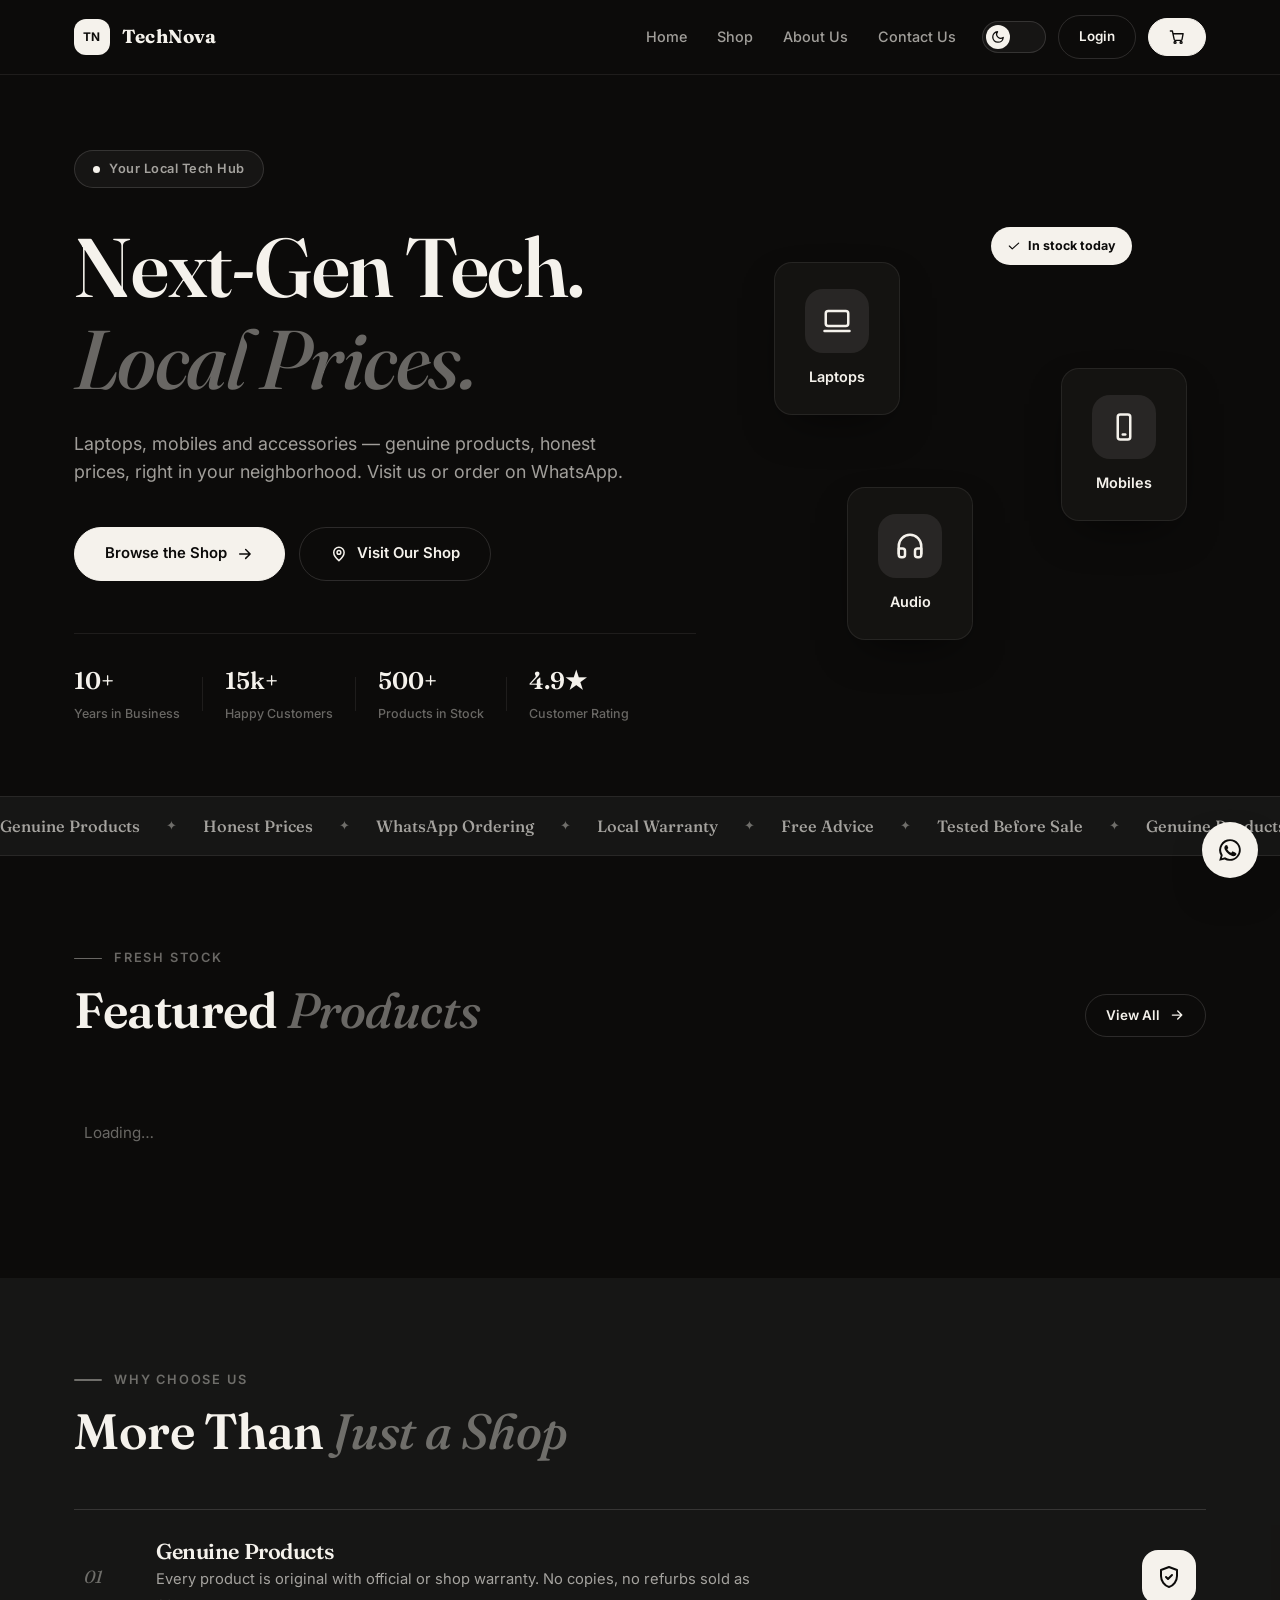
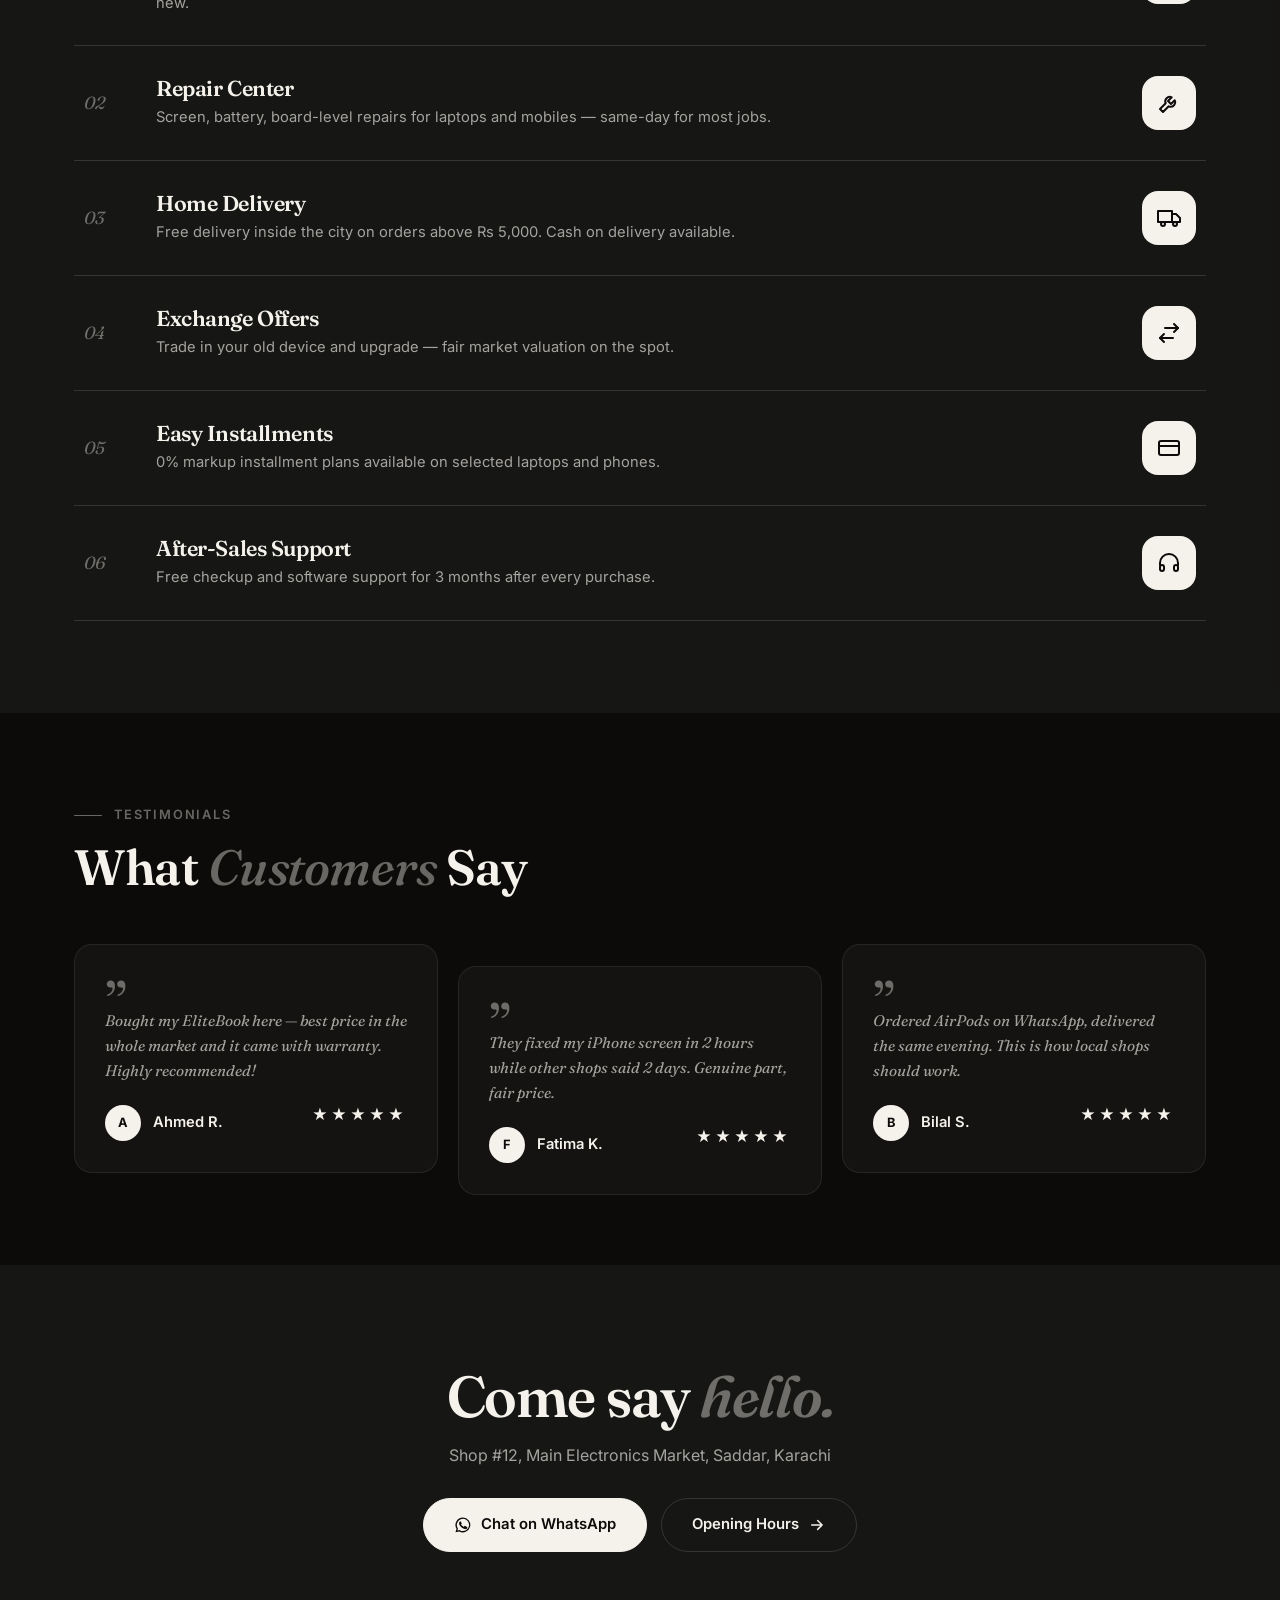
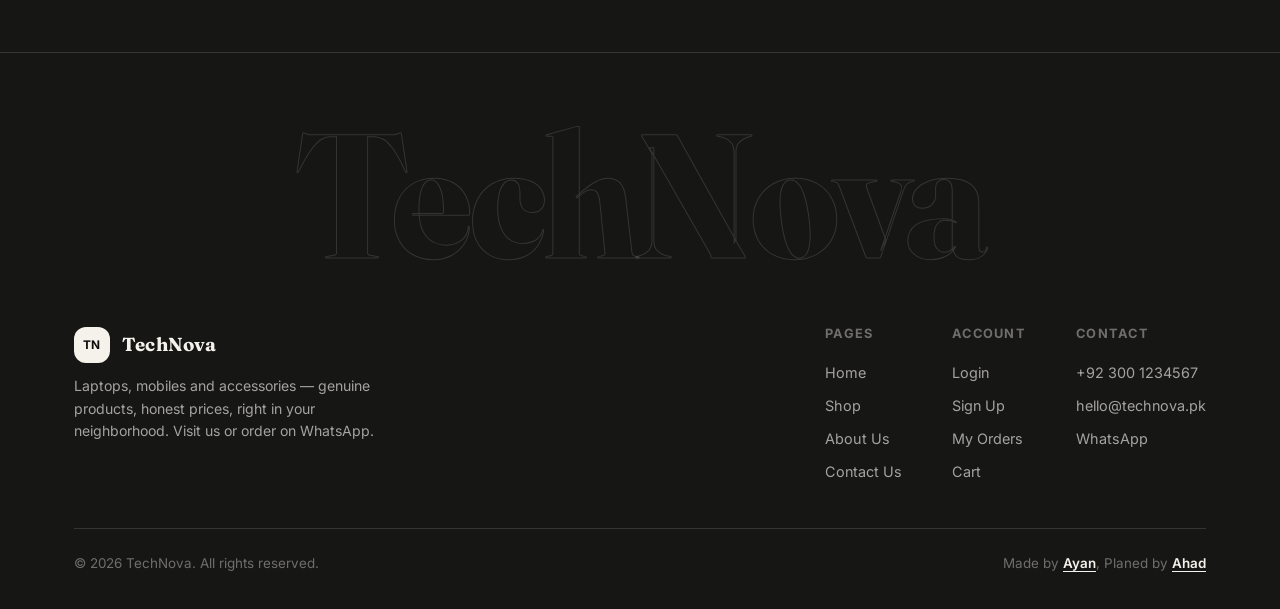
<file: index.html>
<!DOCTYPE html>
<html lang="en" data-theme="black">
<head>
  <meta charset="UTF-8" />
  <meta name="viewport" content="width=device-width, initial-scale=1.0" />
  <title>TechNova — Your Local Tech Hub</title>
  <meta name="description" content="Laptops, mobiles, audio and accessories — genuine products at honest prices. Order online or on WhatsApp." />
  <meta name="robots" content="index, follow" />
  <meta property="og:type" content="website" />
  <meta property="og:title" content="TechNova — Your Local Tech Hub" />
  <meta property="og:description" content="Laptops, mobiles, audio and accessories — genuine products at honest prices. Order online or on WhatsApp." />
  <meta name="twitter:card" content="summary" />
  <meta name="theme-color" content="#111111" />
  <link rel="icon" href="static/favicon.svg" type="image/svg+xml" />
  <link rel="preconnect" href="https://fonts.googleapis.com" />
  <link rel="preconnect" href="https://fonts.gstatic.com" crossorigin />
  <link href="https://fonts.googleapis.com/css2?family=Fraunces:opsz,wght@9..144,500;9..144,600;9..144,700&family=Inter:wght@400;500;600;700&display=swap" rel="stylesheet" />
  <link rel="stylesheet" href="static/styles.css" />
  <script>
    try { var t = localStorage.getItem('tn_theme'); if (t === 'black' || t === 'white') document.documentElement.dataset.theme = t; } catch(e) {}
  </script>
</head>
<body>
  <div class="cursor-dot" id="cursor-dot" aria-hidden="true"></div>
  <div id="app"></div>
  <script src="static/api-config.js"></script>
  <script src="static/config.js"></script>
  <script src="static/shared.js"></script>
  <script src="static/app.js"></script>
</body>
</html>
</file>
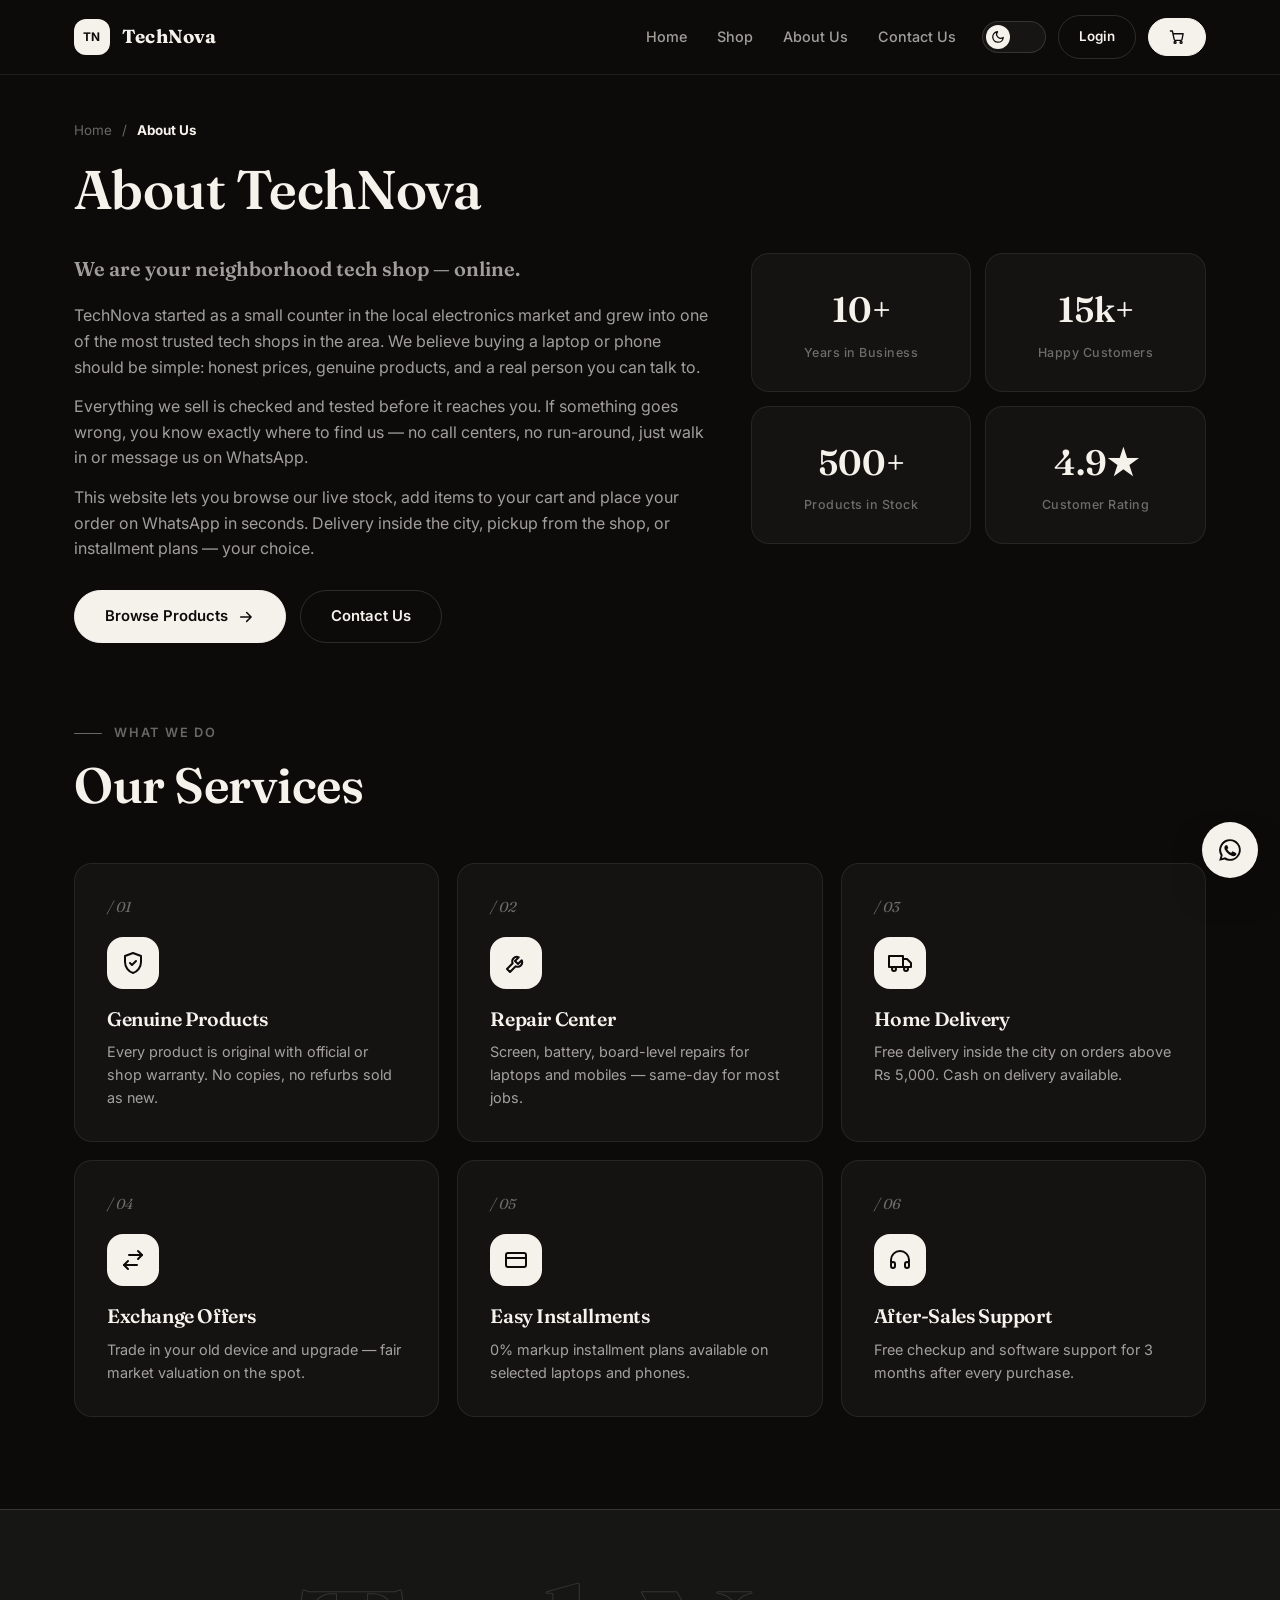
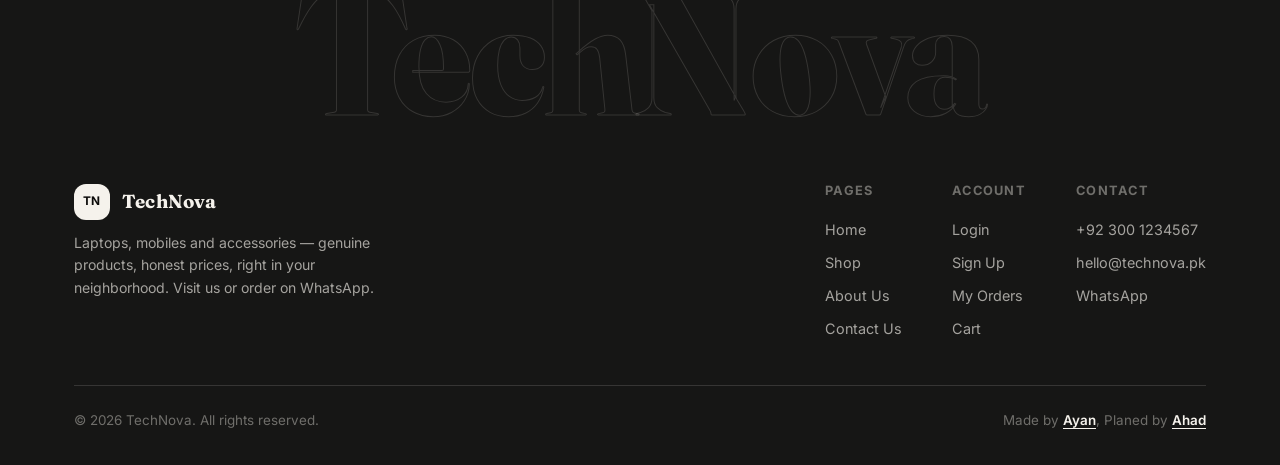
<file: about.html>
<!DOCTYPE html>
<html lang="en" data-theme="black">
<head>
  <meta charset="UTF-8" />
  <meta name="viewport" content="width=device-width, initial-scale=1.0" />
  <title>About Us — TechNova</title>
  <meta name="description" content="Who we are, what we sell and why customers trust us — genuine products, honest prices." />
  <meta name="robots" content="index, follow" />
  <meta property="og:type" content="website" />
  <meta property="og:title" content="About Us — TechNova" />
  <meta property="og:description" content="Who we are, what we sell and why customers trust us — genuine products, honest prices." />
  <meta name="twitter:card" content="summary" />
  <meta name="theme-color" content="#111111" />
  <link rel="icon" href="static/favicon.svg" type="image/svg+xml" />
  <link rel="preconnect" href="https://fonts.googleapis.com" />
  <link rel="preconnect" href="https://fonts.gstatic.com" crossorigin />
  <link href="https://fonts.googleapis.com/css2?family=Fraunces:opsz,wght@9..144,500;9..144,600;9..144,700&family=Inter:wght@400;500;600;700&display=swap" rel="stylesheet" />
  <link rel="stylesheet" href="static/styles.css" />
  <script>
    try { var t = localStorage.getItem('tn_theme'); if (t === 'black' || t === 'white') document.documentElement.dataset.theme = t; } catch(e) {}
  </script>
</head>
<body>
  <div class="cursor-dot" id="cursor-dot" aria-hidden="true"></div>
  <div id="app"></div>
  <script src="static/api-config.js"></script>
  <script src="static/config.js"></script>
  <script src="static/shared.js"></script>
  <script src="static/app.js"></script>
</body>
</html>
</file>
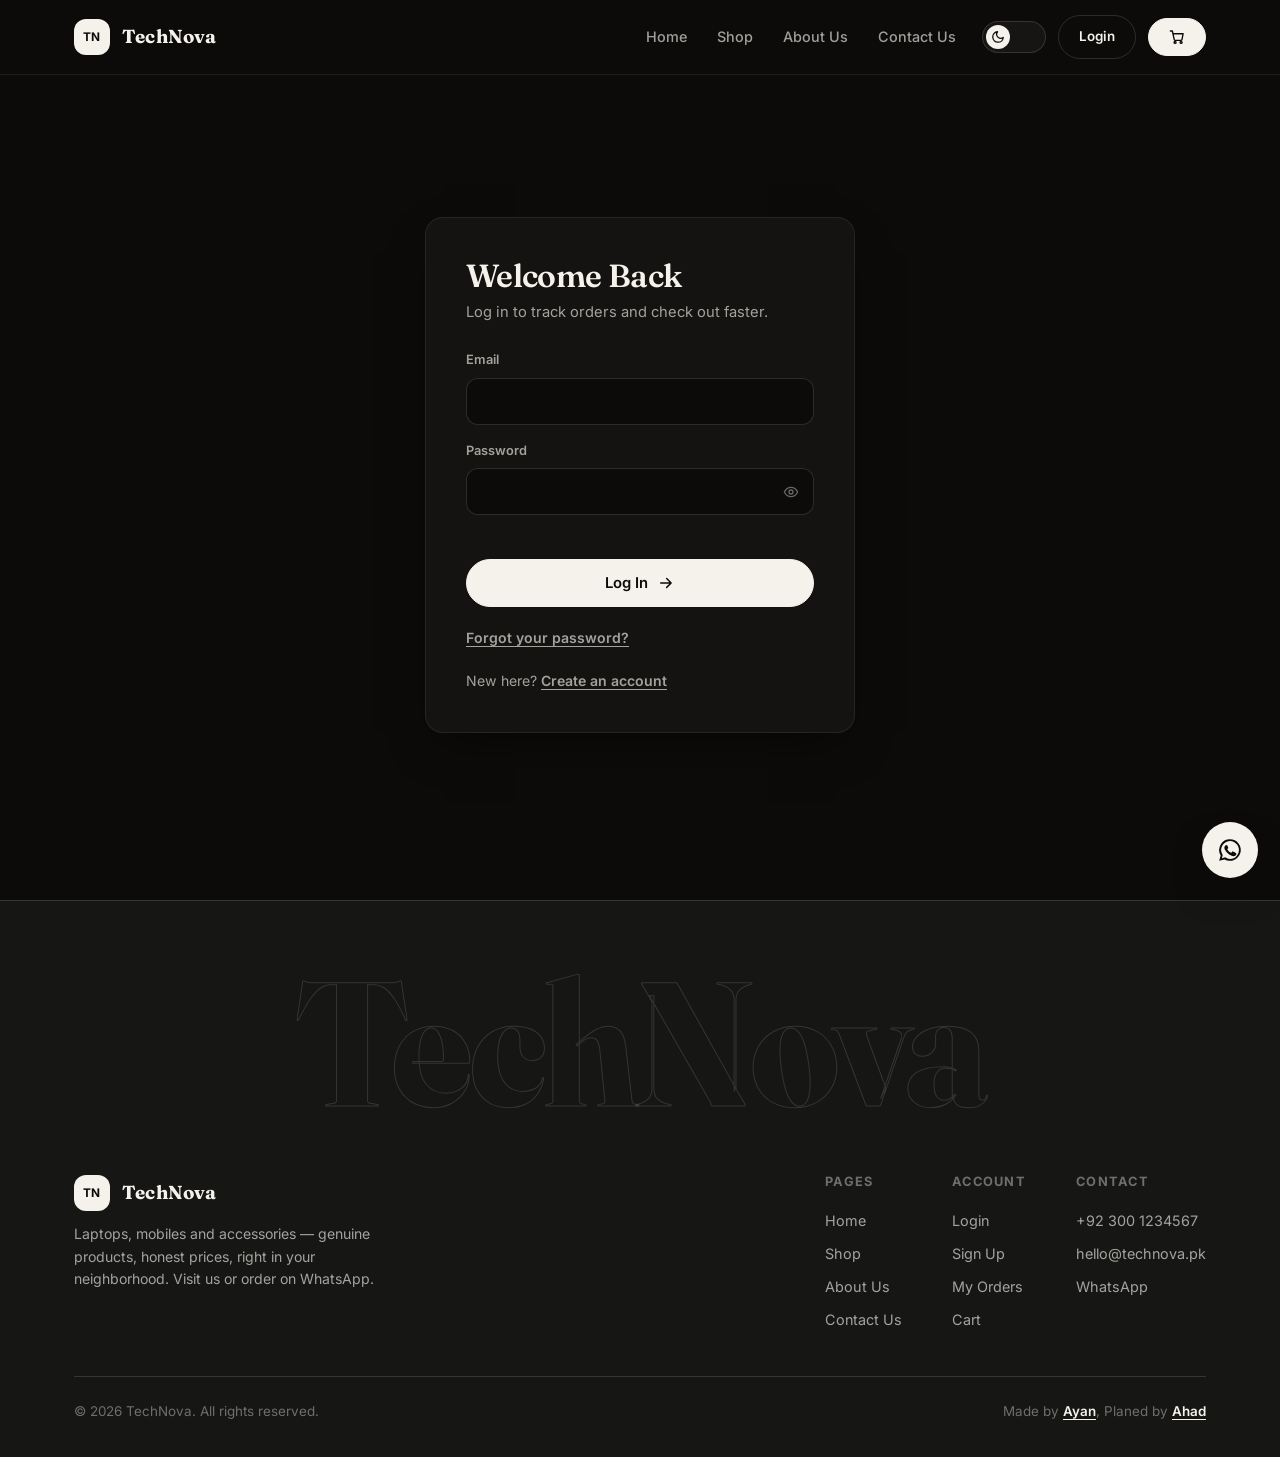
<file: account.html>
<!DOCTYPE html>
<html lang="en" data-theme="black">
<head>
  <meta charset="UTF-8" />
  <meta name="viewport" content="width=device-width, initial-scale=1.0" />
  <title>My Account — TechNova</title>
  <meta name="description" content="Profile and order history." />
  <meta name="robots" content="noindex, nofollow" />
  <meta property="og:type" content="website" />
  <meta property="og:title" content="My Account — TechNova" />
  <meta property="og:description" content="Profile and order history." />
  <meta name="twitter:card" content="summary" />
  <meta name="theme-color" content="#111111" />
  <link rel="icon" href="static/favicon.svg" type="image/svg+xml" />
  <link rel="preconnect" href="https://fonts.googleapis.com" />
  <link rel="preconnect" href="https://fonts.gstatic.com" crossorigin />
  <link href="https://fonts.googleapis.com/css2?family=Fraunces:opsz,wght@9..144,500;9..144,600;9..144,700&family=Inter:wght@400;500;600;700&display=swap" rel="stylesheet" />
  <link rel="stylesheet" href="static/styles.css" />
  <script>
    try { var t = localStorage.getItem('tn_theme'); if (t === 'black' || t === 'white') document.documentElement.dataset.theme = t; } catch(e) {}
  </script>
</head>
<body>
  <div class="cursor-dot" id="cursor-dot" aria-hidden="true"></div>
  <div id="app"></div>
  <script src="static/api-config.js"></script>
  <script src="static/config.js"></script>
  <script src="static/shared.js"></script>
  <script src="static/app.js"></script>
</body>
</html>
</file>
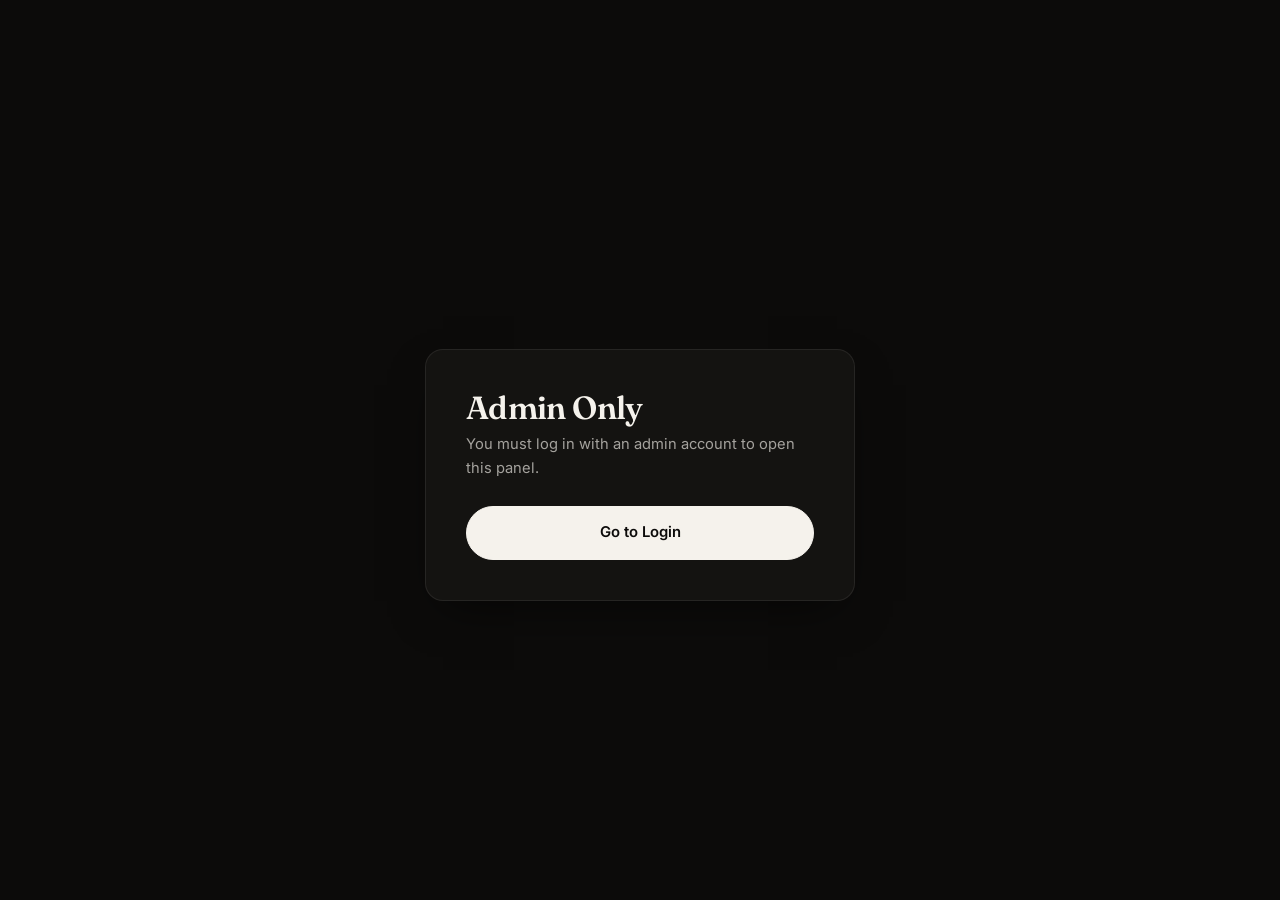
<file: admin.html>
<!DOCTYPE html>
<html lang="en" data-theme="black">
<head>
  <meta charset="UTF-8" />
  <meta name="viewport" content="width=device-width, initial-scale=1.0" />
  <title>Admin — TechNova</title>
  <meta name="description" content="Admin panel." />
  <meta name="robots" content="noindex, nofollow" />
  <meta property="og:type" content="website" />
  <meta property="og:title" content="Admin — TechNova" />
  <meta property="og:description" content="Admin panel." />
  <meta name="twitter:card" content="summary" />
  <meta name="theme-color" content="#111111" />
  <link rel="icon" href="static/favicon.svg" type="image/svg+xml" />
  <link rel="preconnect" href="https://fonts.googleapis.com" />
  <link rel="preconnect" href="https://fonts.gstatic.com" crossorigin />
  <link href="https://fonts.googleapis.com/css2?family=Fraunces:opsz,wght@9..144,500;9..144,600;9..144,700&family=Inter:wght@400;500;600;700&display=swap" rel="stylesheet" />
  <link rel="stylesheet" href="static/styles.css" />
  <script>
    try { var t = localStorage.getItem('tn_theme'); if (t === 'black' || t === 'white') document.documentElement.dataset.theme = t; } catch(e) {}
  </script>
</head>
<body>
  <div class="cursor-dot" id="cursor-dot" aria-hidden="true"></div>
  <div id="app"></div>
  <script src="static/api-config.js"></script>
  <script src="static/config.js"></script>
  <script src="static/shared.js"></script>
  <script src="static/admin.js"></script>
</body>
</html>
</file>
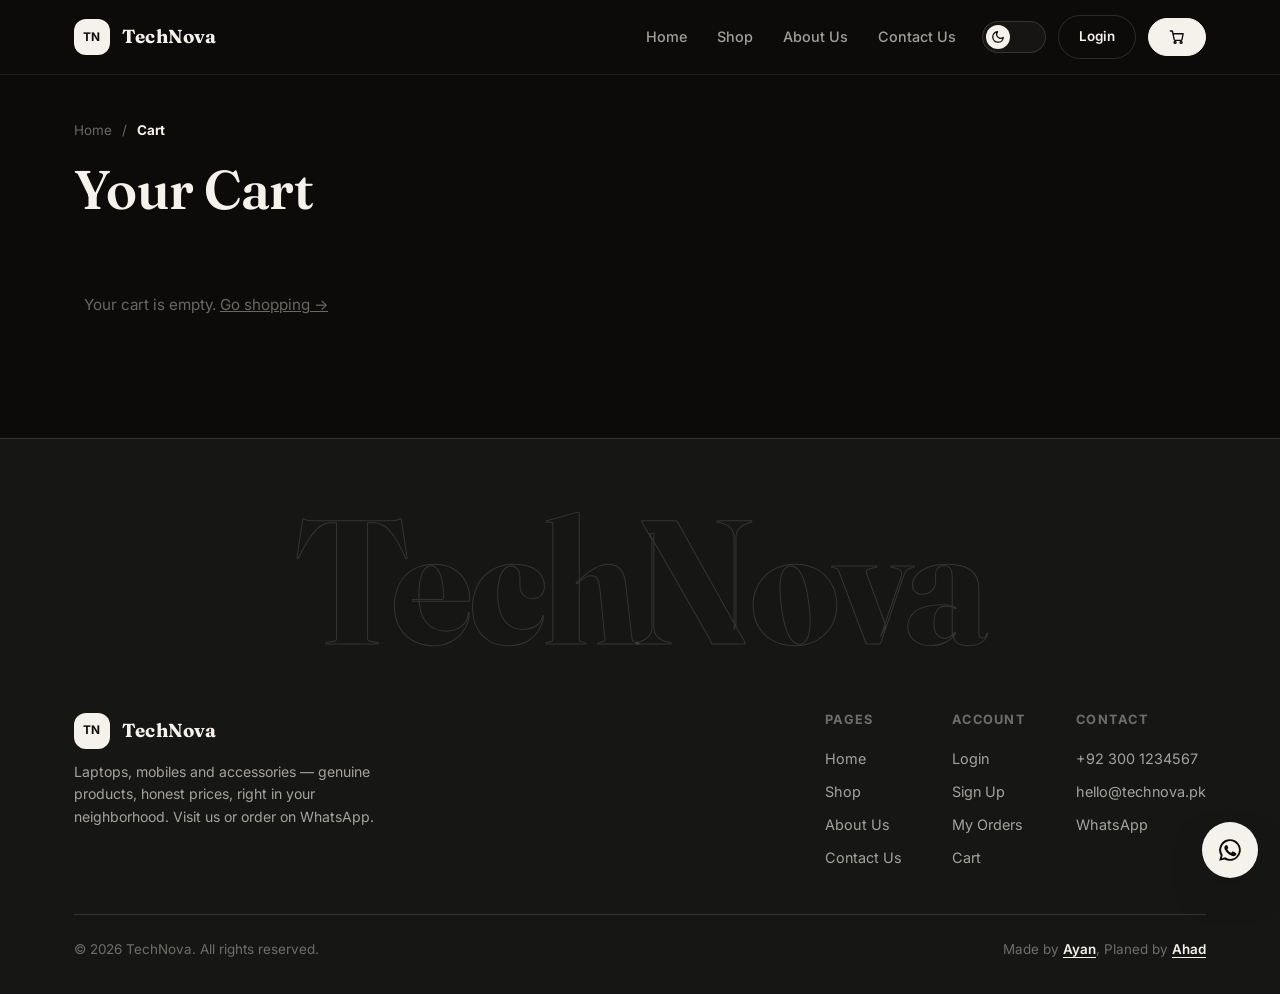
<file: cart.html>
<!DOCTYPE html>
<html lang="en" data-theme="black">
<head>
  <meta charset="UTF-8" />
  <meta name="viewport" content="width=device-width, initial-scale=1.0" />
  <title>Cart — TechNova</title>
  <meta name="description" content="Review your cart and check out on WhatsApp or pay securely by card." />
  <meta name="robots" content="noindex, nofollow" />
  <meta property="og:type" content="website" />
  <meta property="og:title" content="Cart — TechNova" />
  <meta property="og:description" content="Review your cart and check out on WhatsApp or pay securely by card." />
  <meta name="twitter:card" content="summary" />
  <meta name="theme-color" content="#111111" />
  <link rel="icon" href="static/favicon.svg" type="image/svg+xml" />
  <link rel="preconnect" href="https://fonts.googleapis.com" />
  <link rel="preconnect" href="https://fonts.gstatic.com" crossorigin />
  <link href="https://fonts.googleapis.com/css2?family=Fraunces:opsz,wght@9..144,500;9..144,600;9..144,700&family=Inter:wght@400;500;600;700&display=swap" rel="stylesheet" />
  <link rel="stylesheet" href="static/styles.css" />
  <script>
    try { var t = localStorage.getItem('tn_theme'); if (t === 'black' || t === 'white') document.documentElement.dataset.theme = t; } catch(e) {}
  </script>
</head>
<body>
  <div class="cursor-dot" id="cursor-dot" aria-hidden="true"></div>
  <div id="app"></div>
  <script src="static/api-config.js"></script>
  <script src="static/config.js"></script>
  <script src="static/shared.js"></script>
  <script src="static/app.js"></script>
</body>
</html>
</file>
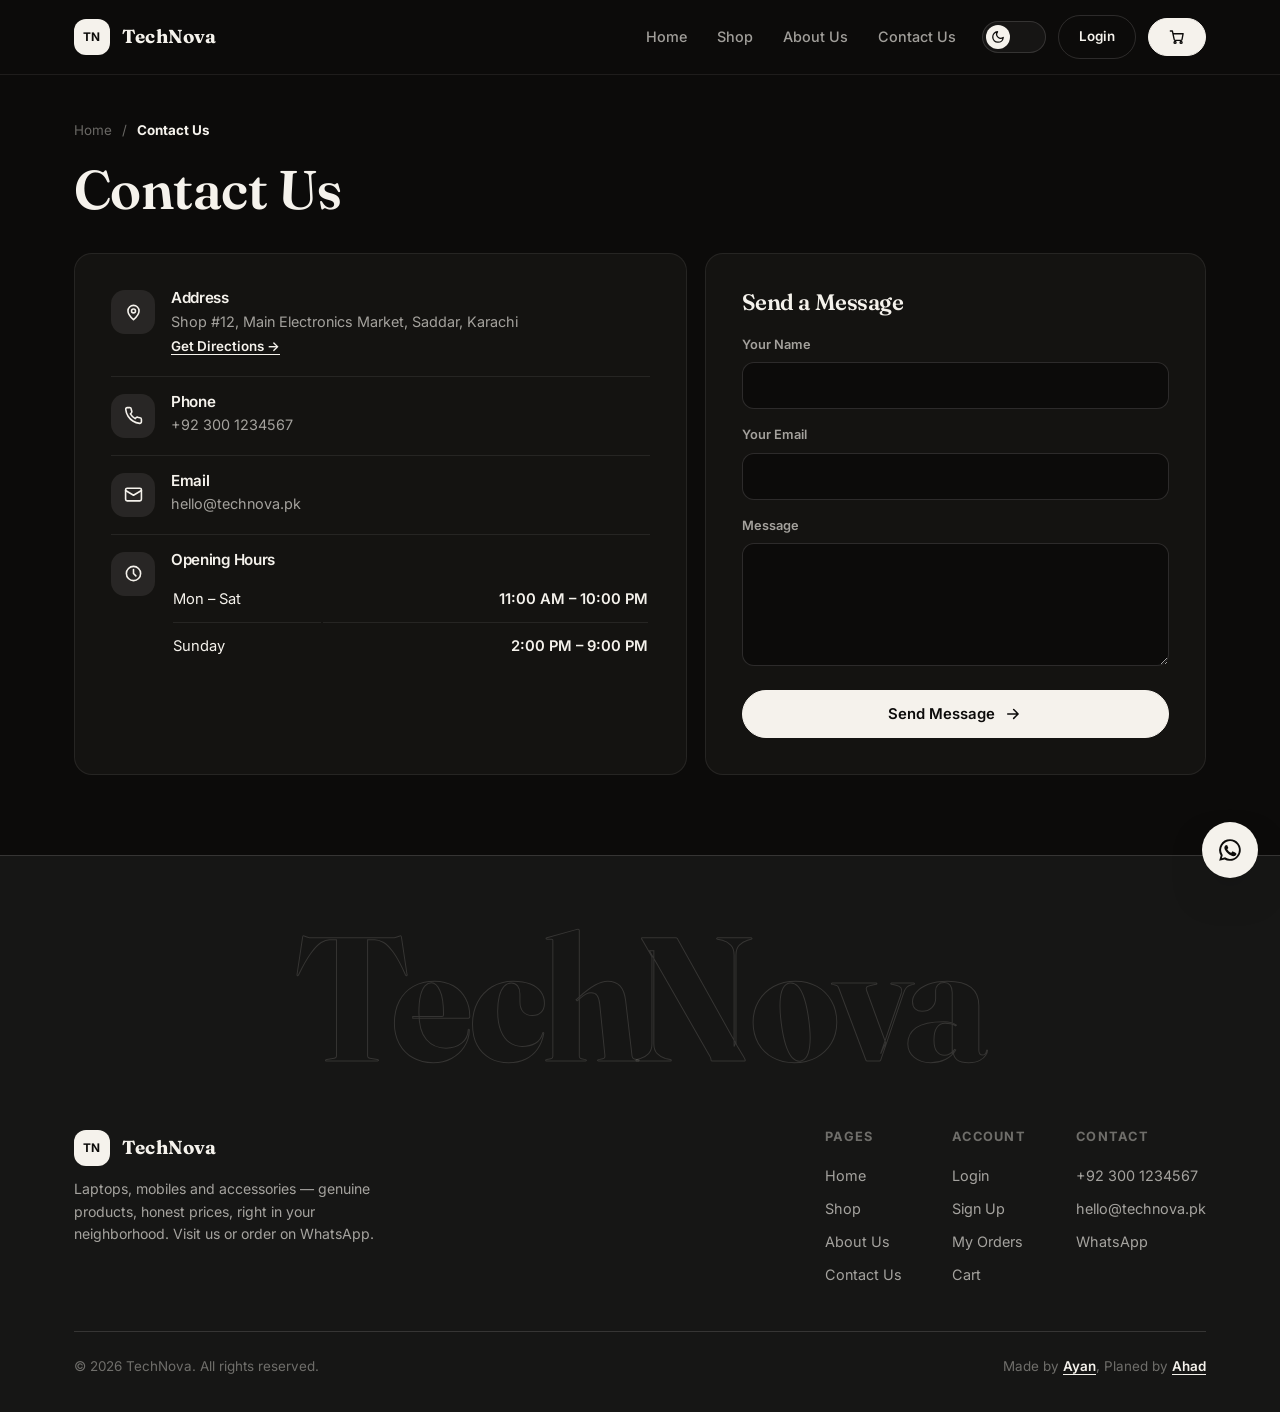
<file: contact.html>
<!DOCTYPE html>
<html lang="en" data-theme="black">
<head>
  <meta charset="UTF-8" />
  <meta name="viewport" content="width=device-width, initial-scale=1.0" />
  <title>Contact Us — TechNova</title>
  <meta name="description" content="Visit our shop, call us or send a message — address, phone, email and opening hours." />
  <meta name="robots" content="index, follow" />
  <meta property="og:type" content="website" />
  <meta property="og:title" content="Contact Us — TechNova" />
  <meta property="og:description" content="Visit our shop, call us or send a message — address, phone, email and opening hours." />
  <meta name="twitter:card" content="summary" />
  <meta name="theme-color" content="#111111" />
  <link rel="icon" href="static/favicon.svg" type="image/svg+xml" />
  <link rel="preconnect" href="https://fonts.googleapis.com" />
  <link rel="preconnect" href="https://fonts.gstatic.com" crossorigin />
  <link href="https://fonts.googleapis.com/css2?family=Fraunces:opsz,wght@9..144,500;9..144,600;9..144,700&family=Inter:wght@400;500;600;700&display=swap" rel="stylesheet" />
  <link rel="stylesheet" href="static/styles.css" />
  <script>
    try { var t = localStorage.getItem('tn_theme'); if (t === 'black' || t === 'white') document.documentElement.dataset.theme = t; } catch(e) {}
  </script>
</head>
<body>
  <div class="cursor-dot" id="cursor-dot" aria-hidden="true"></div>
  <div id="app"></div>
  <script src="static/api-config.js"></script>
  <script src="static/config.js"></script>
  <script src="static/shared.js"></script>
  <script src="static/app.js"></script>
</body>
</html>
</file>
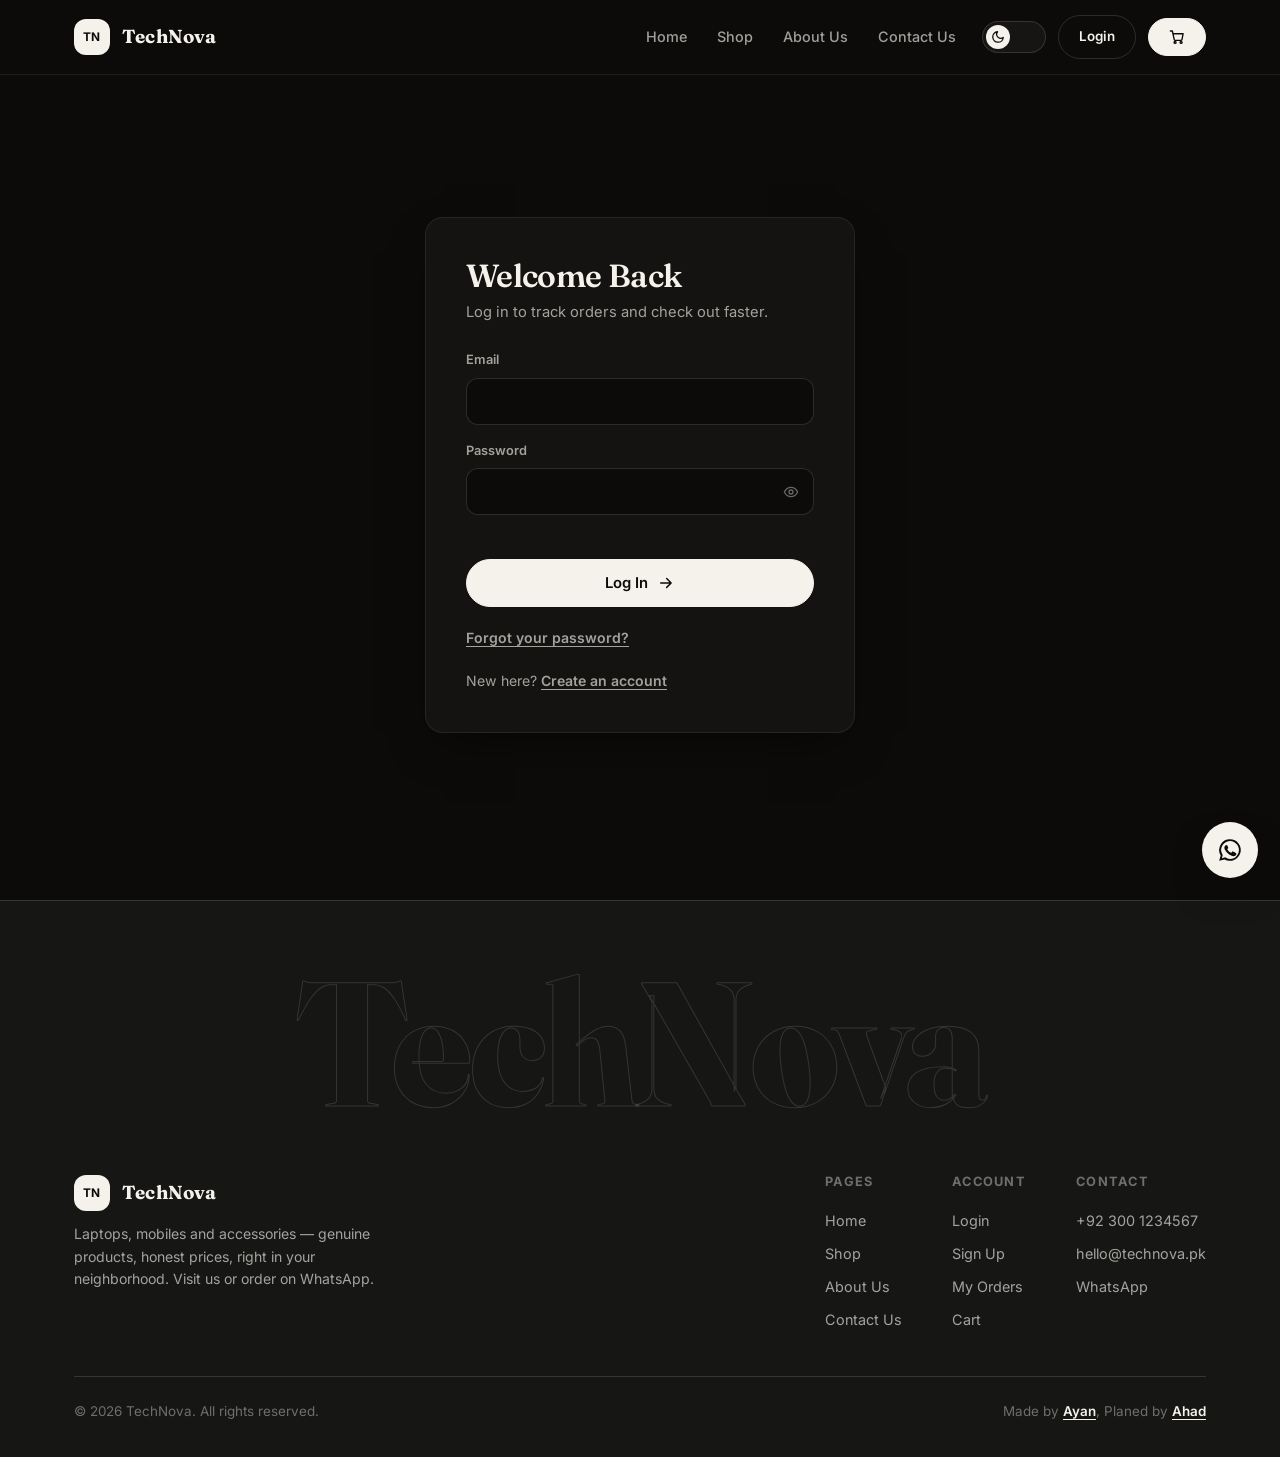
<file: login.html>
<!DOCTYPE html>
<html lang="en" data-theme="black">
<head>
  <meta charset="UTF-8" />
  <meta name="viewport" content="width=device-width, initial-scale=1.0" />
  <title>Login — TechNova</title>
  <meta name="description" content="Log in to your account to track orders and check out faster." />
  <meta name="robots" content="noindex, nofollow" />
  <meta property="og:type" content="website" />
  <meta property="og:title" content="Login — TechNova" />
  <meta property="og:description" content="Log in to your account to track orders and check out faster." />
  <meta name="twitter:card" content="summary" />
  <meta name="theme-color" content="#111111" />
  <link rel="icon" href="static/favicon.svg" type="image/svg+xml" />
  <link rel="preconnect" href="https://fonts.googleapis.com" />
  <link rel="preconnect" href="https://fonts.gstatic.com" crossorigin />
  <link href="https://fonts.googleapis.com/css2?family=Fraunces:opsz,wght@9..144,500;9..144,600;9..144,700&family=Inter:wght@400;500;600;700&display=swap" rel="stylesheet" />
  <link rel="stylesheet" href="static/styles.css" />
  <script>
    try { var t = localStorage.getItem('tn_theme'); if (t === 'black' || t === 'white') document.documentElement.dataset.theme = t; } catch(e) {}
  </script>
</head>
<body>
  <div class="cursor-dot" id="cursor-dot" aria-hidden="true"></div>
  <div id="app"></div>
  <script src="static/api-config.js"></script>
  <script src="static/config.js"></script>
  <script src="static/shared.js"></script>
  <script src="static/app.js"></script>
</body>
</html>
</file>
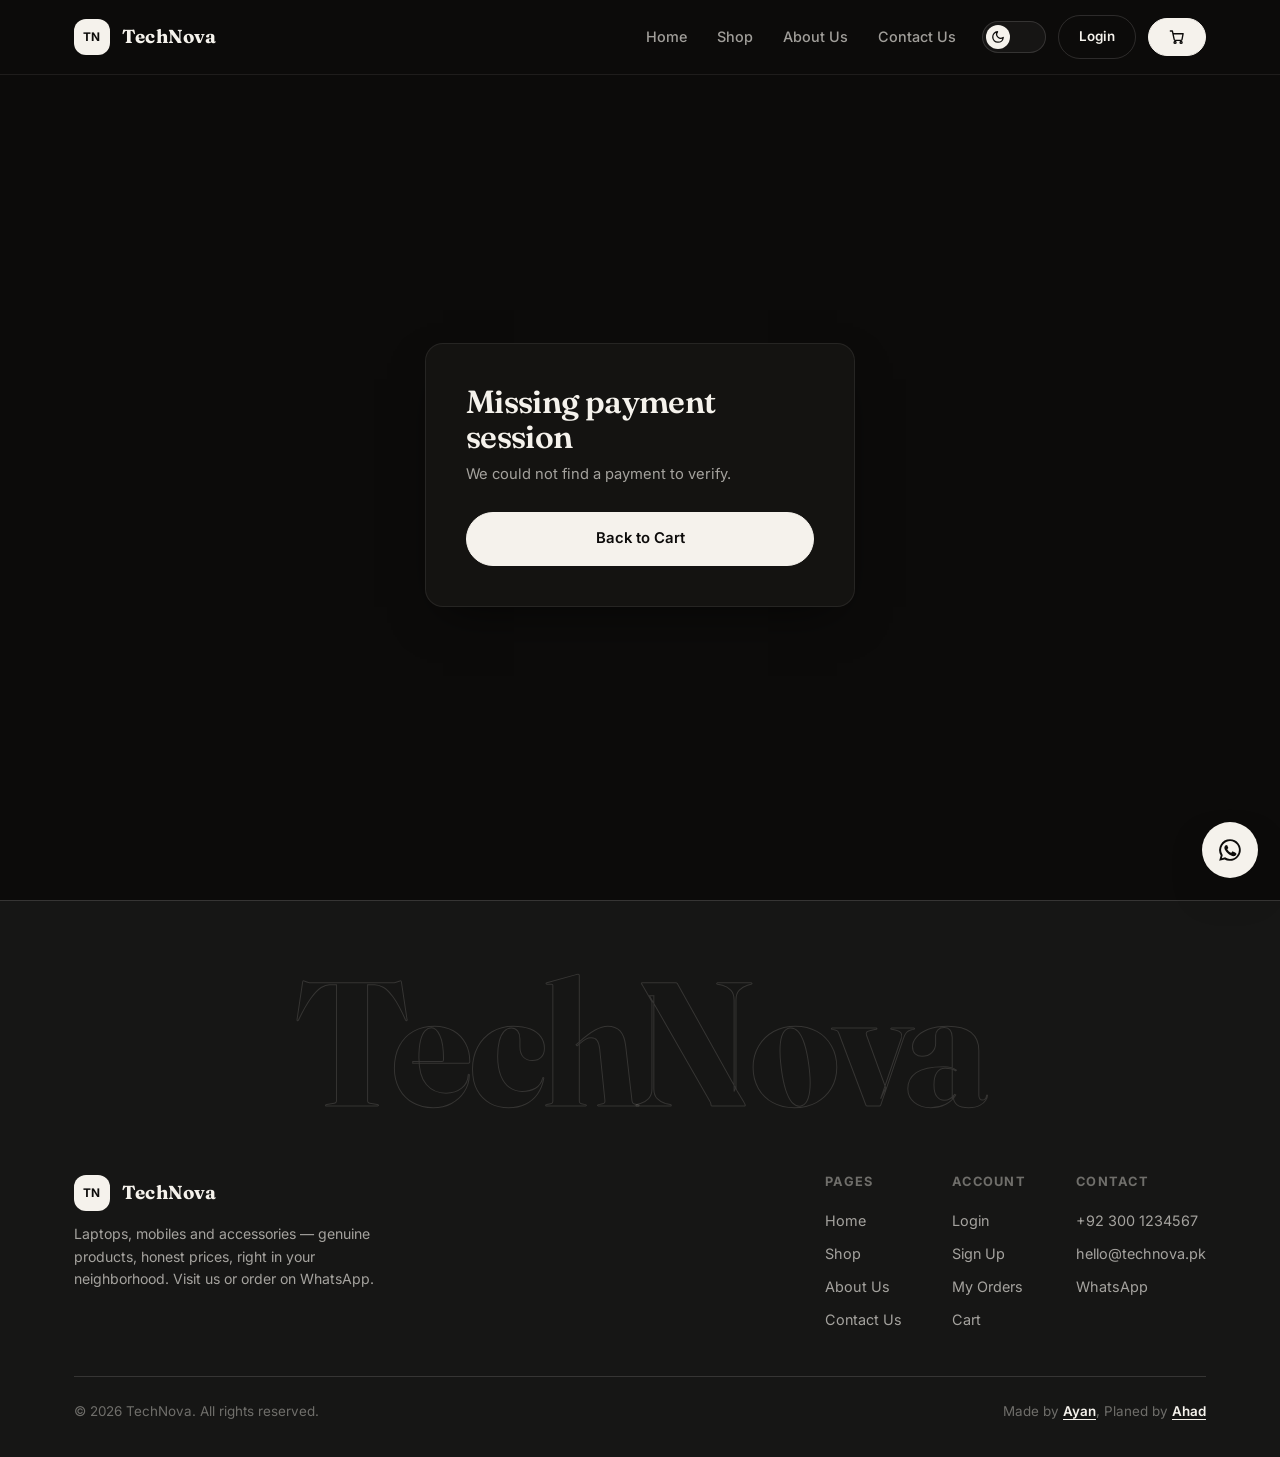
<file: pay-success.html>
<!DOCTYPE html>
<html lang="en" data-theme="black">
<head>
  <meta charset="UTF-8" />
  <meta name="viewport" content="width=device-width, initial-scale=1.0" />
  <title>Payment — TechNova</title>
  <meta name="description" content="Payment confirmation." />
  <meta name="robots" content="noindex, nofollow" />
  <meta property="og:type" content="website" />
  <meta property="og:title" content="Payment — TechNova" />
  <meta property="og:description" content="Payment confirmation." />
  <meta name="twitter:card" content="summary" />
  <meta name="theme-color" content="#111111" />
  <link rel="icon" href="static/favicon.svg" type="image/svg+xml" />
  <link rel="preconnect" href="https://fonts.googleapis.com" />
  <link rel="preconnect" href="https://fonts.gstatic.com" crossorigin />
  <link href="https://fonts.googleapis.com/css2?family=Fraunces:opsz,wght@9..144,500;9..144,600;9..144,700&family=Inter:wght@400;500;600;700&display=swap" rel="stylesheet" />
  <link rel="stylesheet" href="static/styles.css" />
  <script>
    try { var t = localStorage.getItem('tn_theme'); if (t === 'black' || t === 'white') document.documentElement.dataset.theme = t; } catch(e) {}
  </script>
</head>
<body>
  <div class="cursor-dot" id="cursor-dot" aria-hidden="true"></div>
  <div id="app"></div>
  <script src="static/api-config.js"></script>
  <script src="static/config.js"></script>
  <script src="static/shared.js"></script>
  <script src="static/app.js"></script>
</body>
</html>
</file>
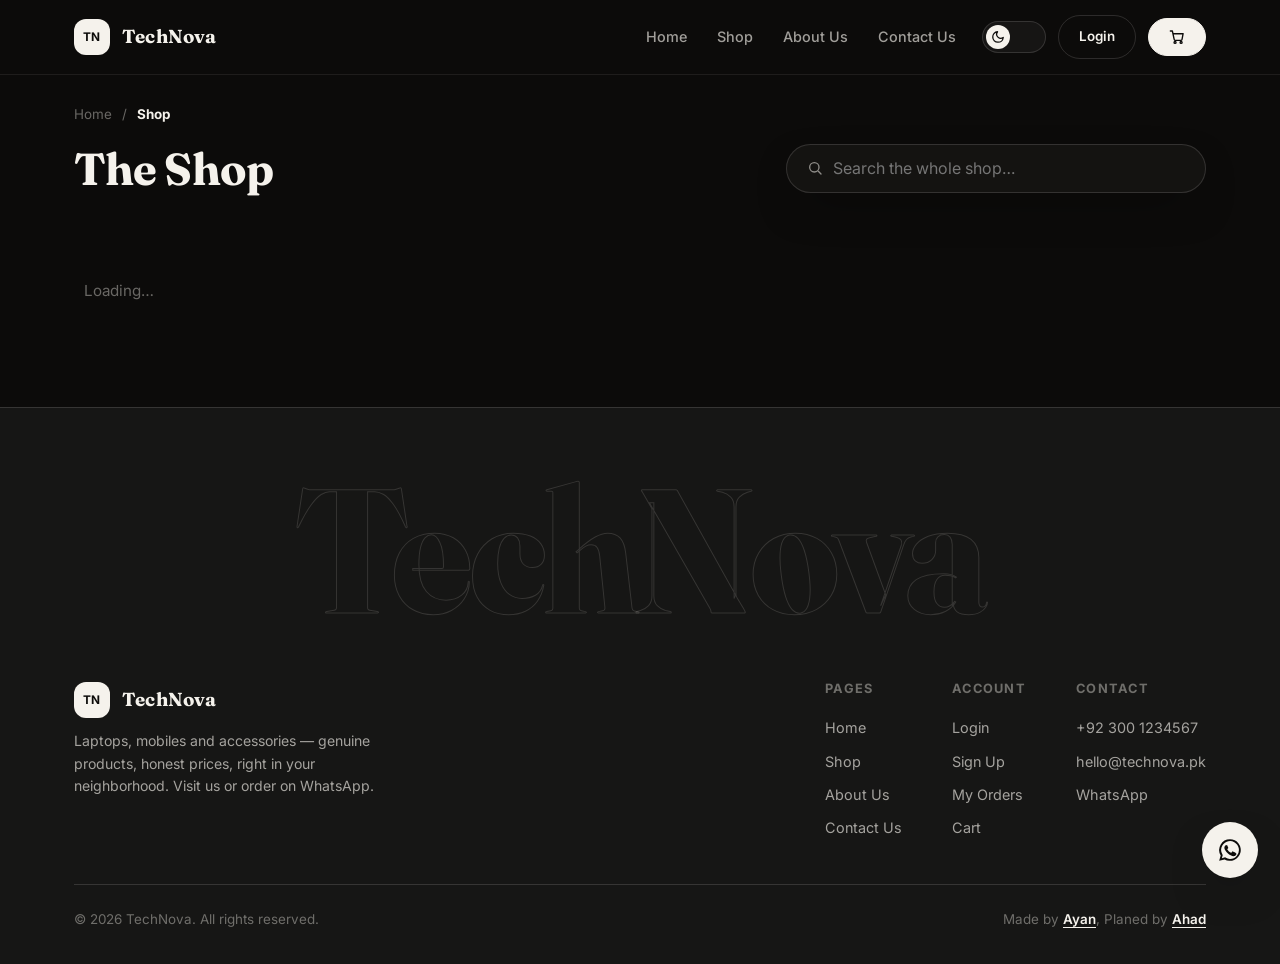
<file: shop.html>
<!DOCTYPE html>
<html lang="en" data-theme="black">
<head>
  <meta charset="UTF-8" />
  <meta name="viewport" content="width=device-width, initial-scale=1.0" />
  <title>Shop — TechNova</title>
  <meta name="description" content="Browse our full catalogue of laptops, mobiles, audio and accessories with live stock and prices." />
  <meta name="robots" content="index, follow" />
  <meta property="og:type" content="website" />
  <meta property="og:title" content="Shop — TechNova" />
  <meta property="og:description" content="Browse our full catalogue of laptops, mobiles, audio and accessories with live stock and prices." />
  <meta name="twitter:card" content="summary" />
  <meta name="theme-color" content="#111111" />
  <link rel="icon" href="static/favicon.svg" type="image/svg+xml" />
  <link rel="preconnect" href="https://fonts.googleapis.com" />
  <link rel="preconnect" href="https://fonts.gstatic.com" crossorigin />
  <link href="https://fonts.googleapis.com/css2?family=Fraunces:opsz,wght@9..144,500;9..144,600;9..144,700&family=Inter:wght@400;500;600;700&display=swap" rel="stylesheet" />
  <link rel="stylesheet" href="static/styles.css" />
  <script>
    try { var t = localStorage.getItem('tn_theme'); if (t === 'black' || t === 'white') document.documentElement.dataset.theme = t; } catch(e) {}
  </script>
</head>
<body>
  <div class="cursor-dot" id="cursor-dot" aria-hidden="true"></div>
  <div id="app"></div>
  <script src="static/api-config.js"></script>
  <script src="static/config.js"></script>
  <script src="static/shared.js"></script>
  <script src="static/app.js"></script>
</body>
</html>
</file>
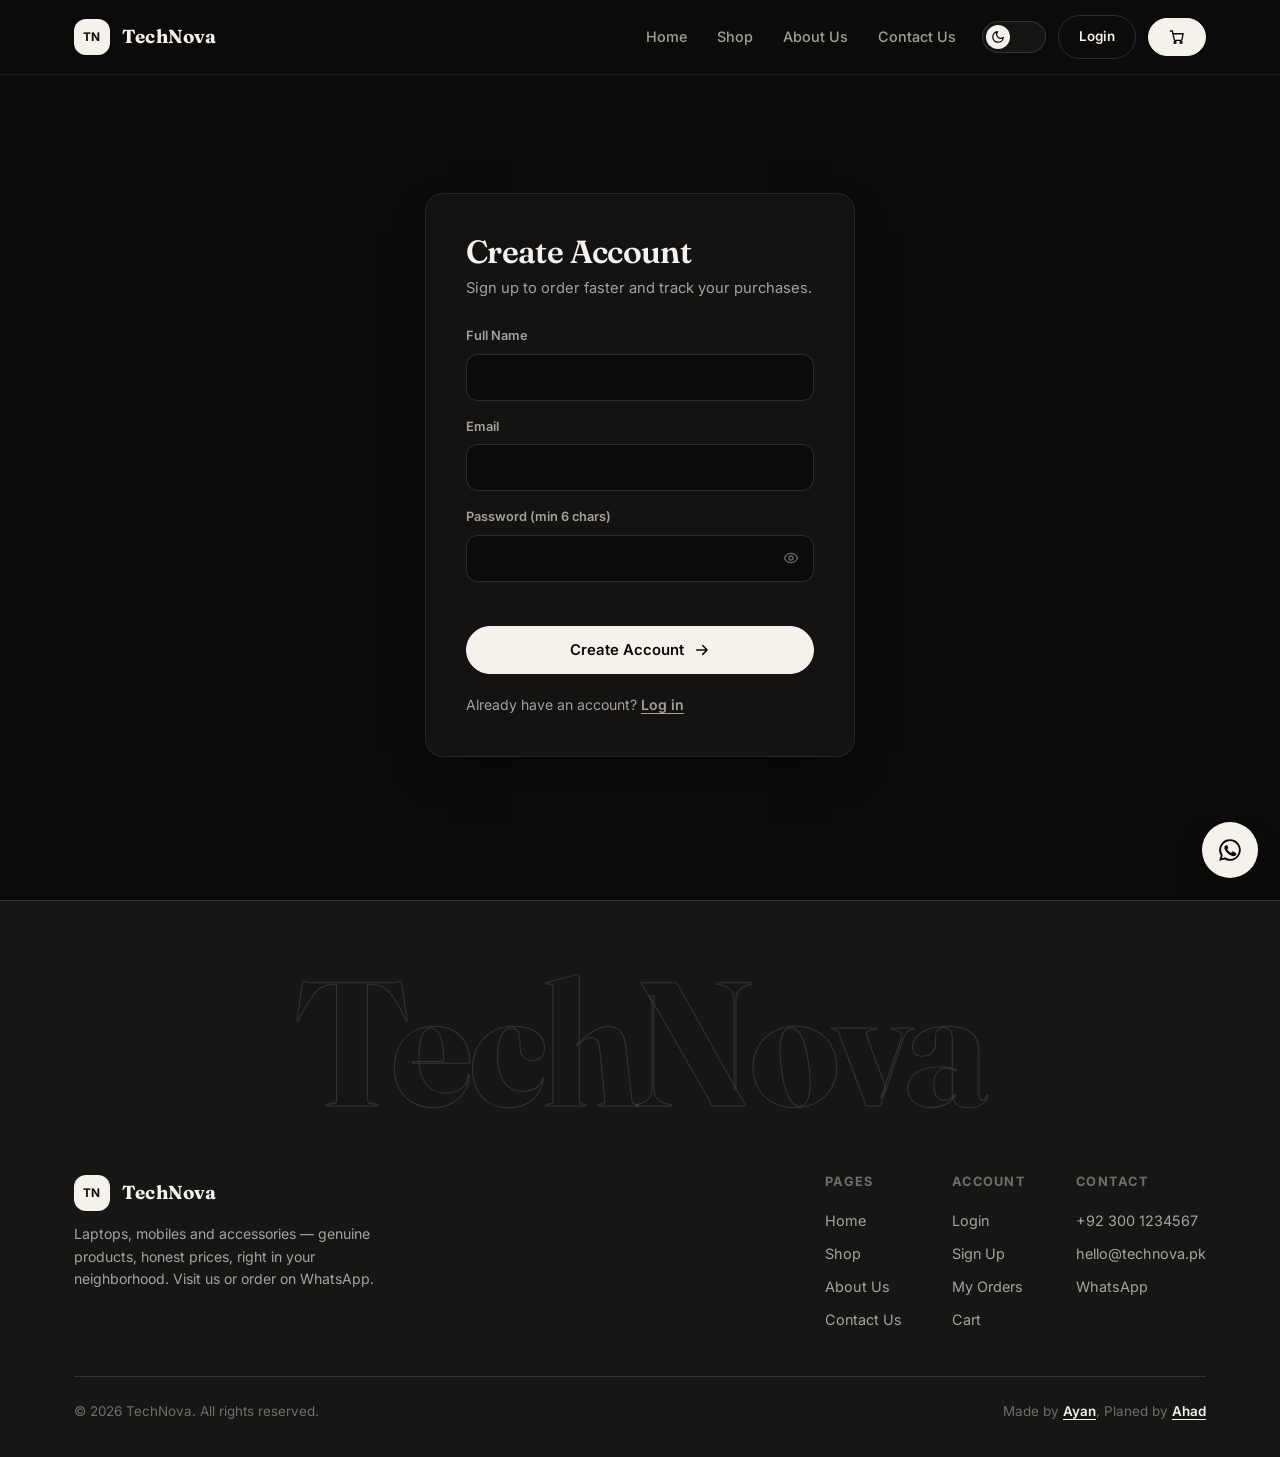
<file: signup.html>
<!DOCTYPE html>
<html lang="en" data-theme="black">
<head>
  <meta charset="UTF-8" />
  <meta name="viewport" content="width=device-width, initial-scale=1.0" />
  <title>Sign Up — TechNova</title>
  <meta name="description" content="Create a free account to order faster and track your purchases." />
  <meta name="robots" content="noindex, nofollow" />
  <meta property="og:type" content="website" />
  <meta property="og:title" content="Sign Up — TechNova" />
  <meta property="og:description" content="Create a free account to order faster and track your purchases." />
  <meta name="twitter:card" content="summary" />
  <meta name="theme-color" content="#111111" />
  <link rel="icon" href="static/favicon.svg" type="image/svg+xml" />
  <link rel="preconnect" href="https://fonts.googleapis.com" />
  <link rel="preconnect" href="https://fonts.gstatic.com" crossorigin />
  <link href="https://fonts.googleapis.com/css2?family=Fraunces:opsz,wght@9..144,500;9..144,600;9..144,700&family=Inter:wght@400;500;600;700&display=swap" rel="stylesheet" />
  <link rel="stylesheet" href="static/styles.css" />
  <script>
    try { var t = localStorage.getItem('tn_theme'); if (t === 'black' || t === 'white') document.documentElement.dataset.theme = t; } catch(e) {}
  </script>
</head>
<body>
  <div class="cursor-dot" id="cursor-dot" aria-hidden="true"></div>
  <div id="app"></div>
  <script src="static/api-config.js"></script>
  <script src="static/config.js"></script>
  <script src="static/shared.js"></script>
  <script src="static/app.js"></script>
</body>
</html>
</file>
<file: static/styles.css>
/* ============================================================
   TECHNOVA — Editorial Monochrome design system  (v4)
   Two full-page themes: [data-theme="black"] & [data-theme="white"]
   Warm near-black ink · warm paper white · serif display · soft cards
   Fonts: Fraunces (display serif) + Inter (body)
   ============================================================ */

* { margin: 0; padding: 0; box-sizing: border-box; }
svg { width: 1.2em; height: 1.2em; }

:root {
  --radius: 18px;        /* cards */
  --radius-sm: 12px;     /* inputs, small blocks */
  --radius-btn: 99px;    /* pill buttons */
  --font-display: 'Fraunces', Georgia, serif;
  --font-body: 'Inter', sans-serif;
  --ease: cubic-bezier(.22,.8,.3,1);
}

/* ---------- BLACK THEME (default): full dark page, warm white text ---------- */
:root, [data-theme="black"] {
  --bg: #0c0b0a;
  --ink: #f5f2ec;
  --fg: #f5f2ec;
  --muted: rgba(245,242,236,.64);
  --dim: rgba(245,242,236,.4);
  --line: rgba(245,242,236,.14);
  --line-soft: rgba(245,242,236,.08);
  --fill: rgba(245,242,236,.045);
  --fill-2: rgba(245,242,236,.085);
  --card: #141311;
  --inverse: #f5f2ec;       /* solid buttons = light with dark text */
  --inverse-ink: #0c0b0a;
  --shadow: 0 18px 46px -18px rgba(0,0,0,.65);
}

/* ---------- WHITE THEME: full warm-paper page, near-black text ---------- */
[data-theme="white"] {
  --bg: #faf8f4;
  --ink: #171512;
  --fg: #171512;
  --muted: rgba(23,21,18,.64);
  --dim: rgba(23,21,18,.4);
  --line: rgba(23,21,18,.14);
  --line-soft: rgba(23,21,18,.08);
  --fill: rgba(23,21,18,.035);
  --fill-2: rgba(23,21,18,.065);
  --card: #ffffff;
  --inverse: #171512;       /* solid buttons = dark with light text */
  --inverse-ink: #faf8f4;
  --shadow: 0 18px 40px -22px rgba(23,21,18,.22);
}

html { scroll-behavior: smooth; }
body {
  background: var(--bg);
  color: var(--ink);
  font-family: var(--font-body);
  line-height: 1.6;
  overflow-x: hidden;
  transition: background .35s var(--ease), color .35s var(--ease);
}
::selection { background: var(--ink); color: var(--bg); }

h1,h2,h3,h4 { font-family: var(--font-display); line-height: 1.1; letter-spacing: -.02em; }
a { color: inherit; text-decoration: none; }
img { max-width: 100%; display: block; }
.container { max-width: 1180px; margin: 0 auto; padding: 0 24px; }

/* ---------- CURSOR DOT (inverts over anything, like the reference) ---------- */
.cursor-dot {
  position: fixed; top: 0; left: 0; width: 18px; height: 18px;
  border-radius: 50%; background: #fff;
  mix-blend-mode: difference;
  pointer-events: none; z-index: 999;
  transform: translate(-100px, -100px);
  transition: width .25s var(--ease), height .25s var(--ease);
}
.cursor-dot.grow { width: 52px; height: 52px; }
@media (hover: none) { .cursor-dot { display: none; } }

/* ---------- NAVBAR ---------- */
.nav {
  position: fixed; top: 0; left: 0; right: 0; z-index: 100;
  background: var(--bg);
  border-bottom: 1px solid var(--line-soft);
  transition: background .35s var(--ease);
}
.nav-inner { display: flex; align-items: center; gap: 26px; height: 74px; }
.nav-brand { display: flex; align-items: center; gap: 12px; font-family: var(--font-display); font-weight: 700; font-size: 1.18rem; letter-spacing: .01em; }
.nav-logo {
  width: 36px; height: 36px; background: var(--inverse); color: var(--inverse-ink); border-radius: 12px;
  display: flex; align-items: center; justify-content: center;
  font-size: .74rem; font-weight: 700; font-family: var(--font-body);
  overflow: hidden; flex-shrink: 0;
}
.nav-logo.has-img { background: transparent; }
.nav-logo.has-img img { width: 100%; height: 100%; object-fit: contain; border-radius: 10px; display: block; }
.nav-links { display: flex; gap: 30px; margin-left: auto; }
.nav-links a {
  font-size: .9rem; font-weight: 500; color: var(--muted);
  position: relative; padding: 4px 0;
  transition: color .2s;
}
.nav-links a::after {
  content: ''; position: absolute; left: 0; bottom: 0; height: 1.5px; width: 0;
  background: var(--ink); transition: width .28s var(--ease);
}
.nav-links a:hover { color: var(--ink); }
.nav-links a:hover::after { width: 100%; }
.nav-actions { display: flex; align-items: center; gap: 12px; }

/* theme switch — pill with sliding knob */
.theme-switch {
  display: flex; align-items: center; gap: 0; cursor: pointer;
  border: 1.5px solid var(--line); border-radius: 99px; padding: 3px;
  background: var(--fill); position: relative; width: 64px; height: 32px;
  transition: border-color .2s;
}
.theme-switch:hover { border-color: var(--ink); }
.theme-switch .knob {
  position: absolute; top: 3px; left: 3px; width: 24px; height: 24px;
  border-radius: 50%; background: var(--ink);
  transition: transform .3s var(--ease);
  display: flex; align-items: center; justify-content: center; color: var(--bg);
}
[data-theme="white"] .theme-switch .knob { transform: translateX(32px); }
.theme-switch .knob svg { width: 14px; height: 14px; }

.btn {
  display: inline-flex; align-items: center; justify-content: center; gap: 9px;
  padding: 14px 30px; border-radius: var(--radius-btn); cursor: pointer;
  font-family: var(--font-body); font-weight: 600; font-size: .93rem;
  border: 1.5px solid var(--ink);
  transition: background .22s var(--ease), color .22s var(--ease), transform .22s var(--ease), box-shadow .22s var(--ease);
  white-space: nowrap;
}
.btn:active { transform: scale(.97); }
.btn-solid { background: var(--inverse); color: var(--inverse-ink); }
.btn-solid:hover { transform: translateY(-2px); box-shadow: var(--shadow); }
.btn-outline { background: transparent; color: var(--ink); border-color: var(--line); }
.btn-outline:hover { border-color: var(--ink); background: var(--fill-2); }
.btn-sm { padding: 10px 20px; font-size: .84rem; }

.hamburger {
  display: none; width: 42px; height: 42px; border-radius: 50%;
  border: 1.5px solid var(--line); background: transparent; color: var(--ink);
  cursor: pointer; align-items: center; justify-content: center;
}
.hamburger svg { width: 20px; height: 20px; }

/* mobile drawer */
.drawer {
  position: fixed; top: 0; right: 0; bottom: 0; width: min(300px, 82vw); z-index: 140;
  background: var(--bg); border-left: 1px solid var(--line);
  transform: translateX(100%); transition: transform .32s var(--ease);
  padding: 24px; display: flex; flex-direction: column; gap: 2px;
}
.drawer.open { transform: translateX(0); }
.drawer a { padding: 14px 12px; font-weight: 500; color: var(--muted); border-bottom: 1px solid var(--line-soft); }
.drawer a:hover { color: var(--ink); }
.drawer .drawer-head { display: flex; align-items: center; justify-content: space-between; margin-bottom: 16px; }
.drawer-overlay {
  position: fixed; inset: 0; z-index: 130; background: rgba(0,0,0,.5);
  opacity: 0; visibility: hidden; transition: opacity .3s;
}
[data-theme="white"] .drawer-overlay { background: rgba(0,0,0,.28); }
.drawer-overlay.show { opacity: 1; visibility: visible; }

/* ---------- HERO ---------- */
.hero { position: relative; padding: 172px 0 96px; }
.hero-inner { position: relative; max-width: 920px; }
.hero-chip {
  display: inline-flex; align-items: center; gap: 9px; padding: 8px 18px;
  border: 1.5px solid var(--line); border-radius: 99px; background: var(--fill);
  font-size: .8rem; font-weight: 600; letter-spacing: .04em;
  margin-bottom: 34px; color: var(--muted);
}
.hero-chip .dot { width: 7px; height: 7px; border-radius: 50%; background: var(--ink); }
.hero h1 {
  font-size: clamp(2.9rem, 7.2vw, 5.2rem); font-weight: 600;
  margin-bottom: 26px; letter-spacing: -.015em;
}
.hero h1 .outline { font-style: italic; font-weight: 500; color: var(--dim); -webkit-text-stroke: 0; }
.hero-sub { font-size: 1.12rem; color: var(--muted); max-width: 580px; margin-bottom: 40px; }
.hero-cta { display: flex; gap: 14px; flex-wrap: wrap; }

.hero-rule { margin-top: 84px; }

/* stats strip — soft card row */
.stats { display: grid; grid-template-columns: repeat(4, 1fr); gap: 14px; }
.stat {
  padding: 28px 18px; text-align: center;
  background: var(--card); border: 1px solid var(--line-soft); border-radius: var(--radius);
}
.stat-value { font-family: var(--font-display); font-weight: 600; font-size: 2.2rem; }
.stat-label { font-size: .78rem; color: var(--dim); letter-spacing: .04em; margin-top: 4px; font-weight: 500; }

/* ---------- SECTIONS ---------- */
section { padding: 92px 0; }
.sec-head { max-width: 680px; margin-bottom: 50px; }
.sec-kicker {
  font-size: .8rem; font-weight: 600; letter-spacing: .14em; text-transform: uppercase;
  color: var(--dim); margin-bottom: 14px; display: flex; align-items: center; gap: 12px;
}
.sec-kicker::before { content: ''; width: 28px; height: 1.5px; background: var(--dim); border-radius: 2px; }
.sec-title { font-size: clamp(2rem, 4.2vw, 3.1rem); font-weight: 600; margin-bottom: 16px; letter-spacing: -.01em; }
.sec-sub { color: var(--muted); font-size: 1.02rem; }

/* reveal on scroll */
.reveal { opacity: 0; transform: translateY(26px); transition: opacity .6s var(--ease), transform .6s var(--ease); }
.reveal.in { opacity: 1; transform: none; }

/* ---------- PRODUCTS ---------- */
.cat-tabs { display: flex; gap: 10px; flex-wrap: wrap; margin-bottom: 42px; }
.cat-tab {
  padding: 10px 22px; border-radius: 99px; border: 1.5px solid var(--line);
  background: transparent; color: var(--muted); font-weight: 600; font-size: .87rem;
  cursor: pointer; font-family: var(--font-body); letter-spacing: .01em;
  transition: all .22s var(--ease);
}
.cat-tab:hover { border-color: var(--ink); color: var(--ink); }
.cat-tab.active { background: var(--inverse); color: var(--inverse-ink); border-color: var(--inverse); }

.products-grid {
  display: grid; grid-template-columns: repeat(auto-fill, minmax(260px, 1fr));
  gap: 18px;
}
.product-card {
  padding: 24px; position: relative; display: flex; flex-direction: column;
  background: var(--card); border: 1px solid var(--line-soft); border-radius: var(--radius);
  transition: transform .3s var(--ease), box-shadow .3s var(--ease), border-color .3s var(--ease);
  animation: cardIn .45s var(--ease) both;
  overflow: hidden;
}
@keyframes cardIn { from { opacity: 0; transform: translateY(14px); } to { opacity: 1; transform: none; } }
.product-card:hover { transform: translateY(-5px); box-shadow: var(--shadow); border-color: var(--line); }
.product-badge {
  position: absolute; top: 16px; right: 16px; padding: 5px 13px; z-index: 2;
  font-size: .68rem; font-weight: 700; letter-spacing: .08em; text-transform: uppercase;
  background: var(--inverse); color: var(--inverse-ink); border-radius: 99px;
}
.product-icon {
  width: 100%; height: 150px; background: var(--fill); border-radius: var(--radius-sm);
  margin-bottom: 18px; color: var(--dim);
  display: flex; align-items: center; justify-content: center;
}
.product-icon svg { width: 44px; height: 44px; }

/* product photo cover */
.product-media {
  position: relative; width: 100%; height: 190px; border-radius: var(--radius-sm);
  overflow: hidden; margin-bottom: 18px; cursor: pointer; background: var(--fill);
}
.product-media img { width: 100%; height: 100%; object-fit: cover; transition: transform .5s var(--ease); }
.product-media:hover img { transform: scale(1.06); }
.media-count {
  position: absolute; top: 10px; left: 10px; display: inline-flex; align-items: center; gap: 5px;
  padding: 4px 11px; border-radius: 99px; font-size: .72rem; font-weight: 600;
  background: rgba(0,0,0,.55); color: #fff; backdrop-filter: blur(4px);
}
.media-count svg { width: 13px; height: 13px; }
.media-zoom {
  position: absolute; inset: auto 0 0 0; padding: 26px 0 10px; text-align: center;
  display: flex; align-items: flex-end; justify-content: center; gap: 6px;
  font-size: .78rem; font-weight: 600; color: #fff;
  background: linear-gradient(transparent, rgba(0,0,0,.6));
  opacity: 0; transition: opacity .25s var(--ease);
}
.media-zoom svg { width: 15px; height: 15px; }
.product-media:hover .media-zoom { opacity: 1; }

.product-cat { font-size: .72rem; font-weight: 700; letter-spacing: .12em; text-transform: uppercase; color: var(--dim); margin-bottom: 6px; }
.product-name { font-family: var(--font-display); font-weight: 600; font-size: 1.16rem; margin-bottom: 6px; }
.product-desc { font-size: .85rem; color: var(--muted); margin-bottom: 20px; flex: 1; }
.product-foot { display: flex; align-items: flex-end; justify-content: space-between; gap: 10px; }
.product-price { font-family: var(--font-display); font-weight: 600; font-size: 1.18rem; }
.product-old { font-size: .78rem; color: var(--dim); text-decoration: line-through; display: block; }

/* ---------- SERVICES ---------- */
.services-grid {
  display: grid; grid-template-columns: repeat(auto-fill, minmax(300px, 1fr));
  gap: 18px;
}
.service-card {
  padding: 32px; background: var(--card); border: 1px solid var(--line-soft); border-radius: var(--radius);
  transition: transform .3s var(--ease), box-shadow .3s var(--ease);
}
.service-card:hover { transform: translateY(-4px); box-shadow: var(--shadow); }
.service-num {
  font-family: var(--font-display); font-style: italic; font-size: .9rem;
  color: var(--dim); margin-bottom: 18px; display: block;
}
.service-icon {
  width: 52px; height: 52px; border-radius: 16px; margin-bottom: 20px;
  background: var(--inverse); color: var(--inverse-ink);
  display: flex; align-items: center; justify-content: center;
}
.service-icon svg { width: 24px; height: 24px; }
.service-card h3 { font-size: 1.22rem; margin-bottom: 10px; font-weight: 600; }
.service-card p { font-size: .9rem; color: var(--muted); }

/* ---------- TESTIMONIALS ---------- */
.testi-grid {
  display: grid; grid-template-columns: repeat(auto-fill, minmax(290px, 1fr));
  gap: 18px;
}
.testi-card {
  padding: 30px; background: var(--card); border: 1px solid var(--line-soft); border-radius: var(--radius);
  transition: transform .3s var(--ease), box-shadow .3s var(--ease);
}
.testi-card:hover { transform: translateY(-4px); box-shadow: var(--shadow); }
.testi-stars { font-size: .95rem; letter-spacing: 3px; margin-bottom: 15px; }
.testi-text { font-size: .96rem; color: var(--muted); margin-bottom: 20px; font-family: var(--font-display); font-style: italic; }
.testi-name { display: flex; align-items: center; gap: 12px; font-weight: 600; font-size: .92rem; }
.testi-avatar {
  width: 36px; height: 36px; border-radius: 50%;
  background: var(--inverse); color: var(--inverse-ink);
  display: flex; align-items: center; justify-content: center;
  font-weight: 700; font-size: .8rem;
}

/* ---------- VISIT / CONTACT ---------- */
.visit-grid { display: grid; grid-template-columns: 1.1fr .9fr; gap: 18px; }
.visit-card { padding: 36px; background: var(--card); border: 1px solid var(--line-soft); border-radius: var(--radius); }
.visit-row { display: flex; gap: 16px; padding: 17px 0; border-bottom: 1px solid var(--line-soft); align-items: flex-start; }
.visit-row:first-child { padding-top: 0; }
.visit-row:last-child { border-bottom: none; padding-bottom: 0; }
.visit-ic {
  width: 44px; height: 44px; flex: none; border-radius: 14px;
  background: var(--fill-2); color: var(--ink);
  display: flex; align-items: center; justify-content: center;
}
.visit-ic svg { width: 19px; height: 19px; }
.visit-row h4 { font-size: .95rem; font-weight: 600; margin-bottom: 3px; font-family: var(--font-body); }
.visit-row p { font-size: .9rem; color: var(--muted); }
.visit-link { font-size: .84rem; font-weight: 600; text-decoration: underline; text-underline-offset: 3px; }
.hours-table { width: 100%; margin-top: 8px; }
.hours-table td { padding: 10px 0; border-bottom: 1px solid var(--line-soft); font-size: .92rem; }
.hours-table td:last-child { text-align: right; font-weight: 600; }
.hours-table tr:last-child td { border-bottom: none; }

.wa-cta {
  padding: 38px; display: flex; flex-direction: column; justify-content: center;
  text-align: center; gap: 10px; border-radius: var(--radius);
  background: var(--inverse); color: var(--inverse-ink);
}
.wa-cta h3 { font-size: 1.7rem; font-family: var(--font-display); }
.wa-cta p { opacity: .7; font-size: .93rem; margin-bottom: 16px; }
.wa-cta .btn {
  align-self: center; border-color: var(--inverse-ink);
  background: var(--inverse-ink); color: var(--inverse);
}
.wa-cta .btn:hover { background: transparent; color: var(--inverse-ink); }

/* ---------- FOOTER ---------- */
footer { border-top: 1px solid var(--line); padding: 54px 0 34px; background: var(--fill); }
.footer-grid { display: flex; align-items: flex-start; justify-content: space-between; gap: 34px; flex-wrap: wrap; margin-bottom: 40px; }
.footer-brand p { color: var(--muted); font-size: .88rem; max-width: 300px; margin-top: 12px; }
.footer-links { display: flex; gap: 50px; flex-wrap: wrap; }
.footer-col h4 { font-size: .8rem; letter-spacing: .1em; text-transform: uppercase; color: var(--dim); margin-bottom: 15px; font-family: var(--font-body); }
.footer-col a { display: block; padding: 5px 0; color: var(--muted); font-size: .9rem; transition: color .2s; }
.footer-col a:hover { color: var(--ink); text-decoration: underline; text-underline-offset: 3px; }
.footer-bottom {
  border-top: 1px solid var(--line); padding-top: 24px;
  display: flex; align-items: center; justify-content: space-between; gap: 12px; flex-wrap: wrap;
  font-size: .84rem; color: var(--dim);
}
.watermark a { color: var(--ink); font-weight: 600; text-decoration: underline; text-underline-offset: 3px; }

/* floating WhatsApp button — monochrome */
.wa-float {
  position: fixed; right: 22px; bottom: 22px; z-index: 90;
  width: 56px; height: 56px; border-radius: 50%;
  background: var(--inverse); color: var(--inverse-ink);
  box-shadow: var(--shadow);
  display: flex; align-items: center; justify-content: center;
  transition: transform .25s var(--ease);
}
.wa-float:hover { transform: scale(1.08); }
.wa-float svg { width: 26px; height: 26px; }

/* ---------- RESPONSIVE ---------- */
@media (max-width: 900px) {
  .nav-links { display: none; }
  .nav-actions { margin-left: auto; }
  .hamburger { display: flex; }
  .stats { grid-template-columns: repeat(2, 1fr); }
  .stat:nth-child(2n) { border-right: none; }
  .visit-grid { grid-template-columns: 1fr; }
  .visit-card { border-right: none; border-bottom: 1px solid var(--line); }
  .hero { padding: 130px 0 70px; }
  .hero-rule { margin-top: 60px; }
  section { padding: 66px 0; }
}

/* compact navbar on phones — keep brand, theme, cart & hamburger visible */
@media (max-width: 640px) {
  .container { padding: 0 16px; }
  .nav-inner { gap: 10px; height: 62px; }
  .nav-brand {
    font-size: 1.02rem; gap: 8px;
    min-width: 0; flex: 0 1 auto;
    white-space: nowrap; overflow: hidden; text-overflow: ellipsis;
  }
  .nav-logo { width: 30px; height: 30px; border-radius: 9px; font-size: .62rem; }
  .nav-actions { gap: 7px; flex-shrink: 0; }
  /* auth button lives in the drawer on mobile — hide it in the bar */
  .nav-actions .btn-outline { display: none; }
  .nav-actions .btn-sm { padding: 8px 13px; font-size: .8rem; }
  .theme-switch { width: 50px; height: 28px; padding: 2px; }
  .theme-switch .knob { width: 22px; height: 22px; top: 2px; left: 2px; }
  [data-theme="white"] .theme-switch .knob { transform: translateX(22px); }
  .theme-switch .knob svg { width: 12px; height: 12px; }
  .hamburger { width: 38px; height: 38px; }
  .hamburger svg { width: 18px; height: 18px; }
  /* fixed nav is shorter now — tighten page tops */
  .hero { padding: 112px 0 60px; }
  .page-top { padding: 100px 0 60px; }
  .shop-v8 { padding: 92px 0 46px; }
}
@media (max-width: 480px) {
  .hero-cta .btn { width: 100%; }
  .footer-bottom { justify-content: center; text-align: center; }
  .cart-foot { justify-content: center; }
  .cart-foot .btn { width: 100%; }
  .auth-card { padding: 28px 22px; }
  .modal { padding: 24px 20px; }
}
/* very small phones — drop brand text, keep logo mark */
@media (max-width: 370px) {
  .nav-brand { font-size: 0; }
  .theme-switch { display: none; }
}

/* ============================================================
   MULTI-PAGE ADDITIONS: pages, forms, tables, admin, modal, toast
   ============================================================ */

/* page top */
.page-top { padding: 120px 0 80px; }
.crumbs { display: flex; gap: 10px; font-size: .84rem; color: var(--dim); margin-bottom: 18px; }
.crumbs a:hover { color: var(--ink); text-decoration: underline; }
.crumbs strong { color: var(--ink); }
.page-title { font-size: clamp(2.1rem, 5vw, 3.4rem); font-weight: 600; margin-bottom: 34px; letter-spacing: -.01em; }

/* shop bar */
.shop-bar { display: flex; align-items: center; justify-content: space-between; gap: 16px; flex-wrap: wrap; margin-bottom: 26px; }
.search-wrap {
  display: flex; align-items: center; gap: 10px; flex: 1; min-width: 240px; max-width: 480px;
  border: 1.5px solid var(--line); border-radius: 99px; padding: 0 20px;
  background: var(--card); transition: border-color .2s;
}
.search-wrap:focus-within { border-color: var(--ink); }
.search-wrap svg { width: 18px; height: 18px; color: var(--dim); flex: none; }
.search-wrap input {
  flex: 1; border: none; outline: none; background: transparent; color: var(--ink);
  font-family: var(--font-body); font-size: .95rem; padding: 13px 0;
}
.result-count { font-size: .84rem; color: var(--dim); }
.stock-note { font-size: .78rem; color: var(--dim); font-weight: 600; text-transform: uppercase; letter-spacing: .08em; }
.empty-note { padding: 40px 10px; color: var(--dim); font-size: .95rem; }

/* about */
.about-grid { display: grid; grid-template-columns: 1.4fr 1fr; gap: 40px; align-items: start; }
.about-text .lead { font-size: 1.25rem; font-weight: 600; margin-bottom: 18px; font-family: var(--font-display); }
.about-text p { color: var(--muted); margin-bottom: 14px; }
.stats-stack { grid-template-columns: 1fr 1fr; }

/* forms */
.form-card { }
.form-title { font-size: 1.4rem; margin-bottom: 20px; font-weight: 600; }
.field { display: block; margin-bottom: 16px; }
.field span { display: block; font-size: .8rem; font-weight: 600; color: var(--muted); margin-bottom: 7px; }
.field input, .field textarea, .field select {
  width: 100%; padding: 13px 16px; border: 1.5px solid var(--line); border-radius: var(--radius-sm);
  background: var(--bg); color: var(--ink); font-family: var(--font-body); font-size: .95rem;
  outline: none; transition: border-color .2s;
}
.field input:focus, .field textarea:focus, .field select:focus { border-color: var(--ink); }
.field select { appearance: none; background-image: none; cursor: pointer; }
.field select option { background: var(--bg); color: var(--ink); }
.field-row { display: grid; grid-template-columns: 1fr 1fr; gap: 14px; }
.pass-wrap { position: relative; }
.pass-wrap input { padding-right: 46px; }
.pass-eye {
  position: absolute; right: 6px; top: 50%; transform: translateY(-50%);
  width: 34px; height: 34px; border: none; background: transparent; color: var(--dim);
  cursor: pointer; display: flex; align-items: center; justify-content: center;
}
.pass-eye:hover { color: var(--ink); }
.form-error { color: var(--ink); font-size: .86rem; font-weight: 600; min-height: 20px; margin-bottom: 8px; }
.form-error:not(:empty)::before { content: '! '; font-weight: 800; }
.code-input { text-align: center; font-size: 1.5rem !important; letter-spacing: .4em; font-family: var(--font-display) !important; }

/* auth pages */
.auth-wrap { min-height: 100vh; display: flex; align-items: center; justify-content: center; padding: 110px 20px 60px; }
.auth-card { width: 100%; max-width: 430px; border: 1px solid var(--line-soft); border-radius: var(--radius); padding: 40px; background: var(--card); box-shadow: var(--shadow); }
.auth-title { font-size: 2rem; margin-bottom: 8px; font-weight: 600; }
.auth-sub { color: var(--muted); font-size: .92rem; margin-bottom: 26px; }
.auth-alt { margin-top: 20px; font-size: .88rem; color: var(--muted); }
.auth-alt a { text-decoration: underline; text-underline-offset: 3px; font-weight: 600; }

/* account */
.account-head { display: flex; align-items: center; justify-content: space-between; gap: 16px; flex-wrap: wrap; }

/* data tables */
.table-scroll { overflow-x: auto; background: var(--card); border: 1px solid var(--line-soft); border-radius: var(--radius); }
.data-table { width: 100%; border-collapse: collapse; }
.table-scroll .data-table { border: none; }
.data-table th {
  text-align: left; font-size: .72rem; font-weight: 700; letter-spacing: .1em; text-transform: uppercase;
  color: var(--dim); padding: 14px 16px; border-bottom: 1px solid var(--line);
}
.data-table td { padding: 14px 16px; border-bottom: 1px solid var(--line-soft); font-size: .9rem; vertical-align: middle; }
.data-table tbody tr:last-child td { border-bottom: none; }
.data-table tbody tr:hover { background: var(--fill-2); }
.dim-note { color: var(--dim); font-size: .78rem; }

/* status pills */
.status-pill {
  display: inline-block; padding: 4px 12px; border: 1.5px solid var(--line); border-radius: 99px;
  font-size: .68rem; font-weight: 700; letter-spacing: .08em; text-transform: uppercase;
}
.status-pill.s-confirmed, .status-pill.s-delivered { background: var(--inverse); color: var(--inverse-ink); }
.status-pill.s-cancelled { border-style: dashed; color: var(--dim); border-color: var(--line); }
.status-pill.s-pending { color: var(--muted); }

/* cart */
.cart-item-name { display: flex; align-items: center; gap: 12px; }
.cart-item-icon {
  width: 40px; height: 40px; flex: none; background: var(--fill-2); border-radius: 12px;
  display: flex; align-items: center; justify-content: center;
}
.cart-item-icon svg { width: 18px; height: 18px; }
.qty-ctrl { display: inline-flex; align-items: center; border: 1.5px solid var(--line); border-radius: 99px; overflow: hidden; }
.qty-ctrl button {
  width: 32px; height: 32px; border: none; background: transparent; color: var(--ink);
  font-size: 1.1rem; cursor: pointer; font-family: var(--font-body);
}
.qty-ctrl button:hover { background: var(--fill-2); }
.qty-ctrl span { min-width: 34px; text-align: center; font-weight: 600; }
.icon-btn {
  min-width: 36px; height: 36px; border: 1.5px solid var(--line); border-radius: 12px;
  background: transparent; color: var(--ink); cursor: pointer; padding: 0 6px;
  display: inline-flex; align-items: center; justify-content: center; gap: 3px;
  transition: border-color .2s, background .2s;
}
.img-count { font-size: .7rem; font-weight: 700; }
.icon-btn:hover { border-color: var(--ink); background: var(--fill-2); }
.icon-btn svg { width: 16px; height: 16px; }
.cart-foot { display: flex; align-items: center; justify-content: space-between; gap: 16px; flex-wrap: wrap; margin-top: 24px; }
.cart-total { font-size: 1.2rem; font-family: var(--font-display); }
.cart-btn { position: relative; }
.cart-count {
  position: absolute; top: -7px; right: -7px; min-width: 19px; height: 19px; padding: 0 5px;
  border-radius: 99px; background: var(--bg); color: var(--ink); border: 1.5px solid var(--ink);
  font-size: .66rem; font-weight: 700; display: flex; align-items: center; justify-content: center;
}

/* toast */
.toast {
  position: fixed; bottom: 24px; left: 50%; transform: translate(-50%, 20px); z-index: 300;
  background: var(--inverse); color: var(--inverse-ink);
  padding: 13px 26px; border-radius: 99px; font-size: .9rem; font-weight: 600;
  box-shadow: var(--shadow);
  opacity: 0; transition: opacity .3s var(--ease), transform .3s var(--ease);
  max-width: min(90vw, 480px); text-align: center;
}
.toast.show { opacity: 1; transform: translate(-50%, 0); }
.toast.bad { outline: 2px dashed var(--inverse-ink); outline-offset: -5px; }

/* ============ ADMIN ============ */
.admin-shell { display: flex; min-height: 100vh; }
.admin-side {
  width: 252px; flex: none; border-right: 1px solid var(--line-soft);
  padding: 26px 18px; display: flex; flex-direction: column;
  position: sticky; top: 0; height: 100vh;
  background: var(--card); z-index: 120;
}
.admin-nav { display: flex; flex-direction: column; gap: 4px; flex: 1; }
.admin-nav button {
  display: flex; align-items: center; gap: 12px; padding: 12px 16px;
  border: none; border-radius: 14px; background: transparent;
  color: var(--muted); font-family: var(--font-body); font-weight: 600; font-size: .92rem;
  cursor: pointer; text-align: left; transition: all .2s;
}
.admin-nav button svg { width: 18px; height: 18px; }
.admin-nav button:hover { color: var(--ink); background: var(--fill-2); }
.admin-nav button.active { background: var(--inverse); color: var(--inverse-ink); }
.admin-side-foot { display: flex; align-items: center; gap: 10px; padding-top: 18px; border-top: 1px solid var(--line); }
.admin-main { flex: 1; min-width: 0; }
.admin-top {
  display: flex; align-items: center; gap: 16px; padding: 20px 28px;
  border-bottom: 1px solid var(--line-soft);
}
.admin-top h1 { font-size: 1.45rem; flex: 1; font-weight: 600; }
.admin-top .hamburger { display: none; }
.admin-user { display: flex; align-items: center; gap: 8px; font-size: .88rem; color: var(--muted); }
.admin-body { padding: 28px; }
.admin-stats { display: grid; grid-template-columns: repeat(auto-fit, minmax(180px, 1fr)); gap: 14px; margin-bottom: 24px; }
.admin-hint { color: var(--dim); font-size: .9rem; }
.admin-actions { display: flex; align-items: center; gap: 12px; flex-wrap: wrap; margin-bottom: 20px; }
.inline-form { display: flex; gap: 10px; }
.inline-form input {
  padding: 10px 16px; border: 1.5px solid var(--line); border-radius: 99px;
  background: var(--card); color: var(--ink); font-family: var(--font-body); outline: none;
}
.inline-form input:focus { border-color: var(--ink); }
.admin-overlay {
  position: fixed; inset: 0; z-index: 110; background: rgba(0,0,0,.5);
  opacity: 0; visibility: hidden; transition: opacity .3s;
}
.admin-overlay.show { opacity: 1; visibility: visible; }

/* status select in orders */
.status-select {
  padding: 8px 12px; border: 1.5px solid var(--line); border-radius: 12px;
  background: var(--card); color: var(--ink); font-family: var(--font-body); font-size: .84rem;
  cursor: pointer; outline: none;
}
.status-select option { background: var(--bg); color: var(--ink); }

/* messages */
.msg-card { background: var(--card); border: 1px solid var(--line-soft); border-radius: var(--radius); padding: 20px 24px; margin-bottom: 14px; }
.msg-card.unread { border-color: var(--ink); }
.msg-card .msg-head { display: flex; align-items: center; gap: 14px; flex-wrap: wrap; margin-bottom: 10px; }
.msg-card .msg-head a { text-decoration: underline; color: var(--muted); font-size: .88rem; }
.msg-card p { color: var(--muted); font-size: .92rem; }
.check-row { display: flex; gap: 22px; flex-wrap: wrap; margin: 6px 0 16px; font-size: .9rem; }
.check-row label { display: flex; align-items: center; gap: 8px; cursor: pointer; }
.check-row input { accent-color: var(--ink); width: 16px; height: 16px; }

/* modal */
.modal-back {
  position: fixed; inset: 0; z-index: 250; background: rgba(0,0,0,.55);
  display: flex; align-items: center; justify-content: center; padding: 20px;
  opacity: 0; visibility: hidden; transition: opacity .25s;
}
[data-theme="white"] .modal-back { background: rgba(0,0,0,.3); }
.modal-back.show { opacity: 1; visibility: visible; }
.modal {
  width: 100%; max-width: 540px; max-height: 88vh; overflow-y: auto;
  background: var(--card); border: 1px solid var(--line); border-radius: var(--radius); padding: 32px;
  box-shadow: var(--shadow);
  transform: translateY(14px); transition: transform .25s var(--ease);
}
.modal-back.show .modal { transform: none; }
.modal-actions { display: flex; justify-content: flex-end; gap: 10px; margin-top: 6px; }

@media (max-width: 900px) {
  .about-grid { grid-template-columns: 1fr; }
  .admin-side {
    position: fixed; left: 0; top: 0; bottom: 0; transform: translateX(-100%);
    transition: transform .3s var(--ease);
  }
  .admin-side.open { transform: none; }
  .admin-top .hamburger { display: flex; }
  .admin-body { padding: 18px; }
  .field-row { grid-template-columns: 1fr; }
}

/* ============================================================
   PRODUCT IMAGE GALLERY (lightbox) + ADMIN IMAGE MANAGER + SETTINGS
   ============================================================ */

/* lightbox */
.lightbox {
  position: fixed; inset: 0; z-index: 400; display: flex; flex-direction: column;
  background: rgba(8,8,7,.94); backdrop-filter: blur(8px); color: #f5f2ec;
  animation: lbIn .25s var(--ease);
}
@keyframes lbIn { from { opacity: 0; } to { opacity: 1; } }
.lb-head {
  display: flex; align-items: center; justify-content: space-between; gap: 14px;
  padding: 18px 22px; flex: none;
}
.lb-head strong { font-family: var(--font-display); font-size: 1.15rem; font-weight: 600; }
.lb-count { margin-left: 14px; font-size: .84rem; opacity: .6; }
.lb-btn {
  width: 44px; height: 44px; border-radius: 50%; border: 1.5px solid rgba(245,242,236,.25);
  background: rgba(245,242,236,.06); color: #f5f2ec; cursor: pointer;
  display: flex; align-items: center; justify-content: center; flex: none;
  transition: background .2s, border-color .2s;
}
.lb-btn:hover { background: rgba(245,242,236,.16); border-color: rgba(245,242,236,.5); }
.lb-btn svg { width: 20px; height: 20px; }
.lb-stage {
  flex: 1; display: flex; align-items: center; justify-content: center; gap: 18px;
  padding: 0 18px; min-height: 0;
}
.lb-stage img {
  max-width: calc(100% - 140px); max-height: 100%; object-fit: contain;
  border-radius: 14px; animation: lbImg .3s var(--ease);
}
@keyframes lbImg { from { opacity: 0; transform: scale(.97); } to { opacity: 1; transform: none; } }
.lb-thumbs {
  display: flex; gap: 10px; justify-content: center; padding: 16px 18px 22px; flex: none;
  overflow-x: auto;
}
.lb-thumb {
  width: 64px; height: 64px; border-radius: 12px; overflow: hidden; flex: none;
  border: 2px solid transparent; background: none; cursor: pointer; padding: 0;
  opacity: .55; transition: opacity .2s, border-color .2s;
}
.lb-thumb img { width: 100%; height: 100%; object-fit: cover; }
.lb-thumb.active, .lb-thumb:hover { opacity: 1; border-color: #f5f2ec; }
@media (max-width: 640px) {
  .lb-stage img { max-width: 100%; }
  .lb-nav { position: absolute; top: 50%; transform: translateY(-50%); z-index: 2; }
  #lb-prev { left: 10px; } #lb-next { right: 10px; }
  .lb-stage { position: relative; }
}

/* admin image manager */
.img-grid { display: grid; grid-template-columns: repeat(auto-fill, minmax(110px, 1fr)); gap: 12px; margin-bottom: 16px; }
.img-thumb {
  position: relative; border-radius: 12px; overflow: hidden; aspect-ratio: 1;
  border: 1.5px solid var(--line); margin: 0;
}
.img-thumb.cover { border-color: var(--ink); }
.img-thumb img { width: 100%; height: 100%; object-fit: cover; }
.cover-tag {
  position: absolute; left: 6px; bottom: 6px; padding: 2px 9px; border-radius: 99px;
  font-size: .62rem; font-weight: 700; text-transform: uppercase; letter-spacing: .06em;
  background: var(--inverse); color: var(--inverse-ink);
}
.thumb-act {
  position: absolute; top: 6px; width: 26px; height: 26px; border-radius: 50%;
  border: none; cursor: pointer; display: flex; align-items: center; justify-content: center;
  background: rgba(0,0,0,.6); color: #fff; font-size: .8rem;
}
.thumb-act svg { width: 13px; height: 13px; }
.cover-btn { left: 6px; }
.thumb-del { right: 6px; }
.thumb-act:hover { background: rgba(0,0,0,.85); }
.img-drop {
  display: flex; align-items: center; justify-content: center; gap: 10px;
  padding: 22px; border: 2px dashed var(--line); border-radius: var(--radius-sm);
  color: var(--muted); font-size: .9rem; font-weight: 600; cursor: pointer;
  transition: border-color .2s, background .2s; margin-bottom: 10px;
}
.img-drop:hover { border-color: var(--ink); background: var(--fill); }
.img-drop.busy { opacity: .5; pointer-events: none; }
.img-drop svg { width: 18px; height: 18px; }

/* admin settings */
.settings-card {
  max-width: 560px; background: var(--card); border: 1px solid var(--line-soft);
  border-radius: var(--radius); padding: 30px;
}
.setting-status { margin-top: 22px; padding-top: 18px; border-top: 1px solid var(--line-soft); font-size: .88rem; }

/* ============================================================
   V5 REDESIGN — editorial home: split hero, collage, marquee,
   service index rows, staggered testimonials, giant footer
   ============================================================ */

/* split hero */
.hero-split { padding: 150px 0 70px; overflow: hidden; }
.hero-cols { display: grid; grid-template-columns: 1.15fr .85fr; gap: 50px; align-items: center; }
.hero-copy h1 { margin-bottom: 24px; }
.hero-strip {
  display: flex; align-items: center; gap: 22px; flex-wrap: wrap;
  margin-top: 52px; padding-top: 28px; border-top: 1px solid var(--line-soft);
}
.strip-stat strong { display: block; font-family: var(--font-display); font-size: 1.5rem; font-weight: 600; }
.strip-stat small { color: var(--dim); font-size: .78rem; font-weight: 500; }
.strip-div { width: 1px; height: 34px; background: var(--line-soft); }

/* hero collage */
.hero-visual {
  position: relative; height: 440px; transition: transform .4s var(--ease);
  will-change: transform;
}
.hv-card {
  position: absolute; display: flex; flex-direction: column; align-items: center; gap: 12px;
  padding: 26px 30px; background: var(--card); border: 1px solid var(--line-soft);
  border-radius: var(--radius); box-shadow: var(--shadow);
  font-weight: 600; font-size: .9rem;
  animation: floaty 7s ease-in-out infinite;
}
.hv-ic {
  width: 64px; height: 64px; border-radius: 18px; background: var(--fill-2);
  display: flex; align-items: center; justify-content: center; color: var(--ink);
}
.hv-ic svg { width: 30px; height: 30px; }
.hv-a { top: 10%; left: 6%; z-index: 3; animation-delay: 0s; }
.hv-b { top: 34%; right: 4%; z-index: 2; animation-delay: -2.4s; }
.hv-c { bottom: 4%; left: 22%; z-index: 1; animation-delay: -4.8s; }
.hv-badge {
  position: absolute; top: 2%; right: 16%; z-index: 4;
  display: inline-flex; align-items: center; gap: 7px;
  padding: 9px 16px; border-radius: 99px;
  background: var(--inverse); color: var(--inverse-ink);
  font-size: .78rem; font-weight: 700;
  animation: floaty 6s ease-in-out infinite; animation-delay: -1.2s;
}
.hv-badge svg { width: 14px; height: 14px; }
@keyframes floaty { 0%,100% { transform: translateY(0); } 50% { transform: translateY(-14px); } }

/* marquee */
.marquee {
  overflow: hidden; border-top: 1px solid var(--line-soft); border-bottom: 1px solid var(--line-soft);
  padding: 16px 0; background: var(--fill);
}
.marquee-track {
  display: inline-flex; align-items: center; gap: 26px; white-space: nowrap;
  animation: marq 28s linear infinite; will-change: transform;
}
.marquee-track span {
  font-family: var(--font-display); font-size: 1.02rem; font-weight: 500; color: var(--muted);
}
.marquee-track i { font-style: normal; color: var(--dim); font-size: .8rem; }
@keyframes marq { from { transform: translateX(0); } to { transform: translateX(-33.333%); } }

/* section heading row + italic accent */
.sec-row { display: flex; align-items: flex-end; justify-content: space-between; gap: 20px; flex-wrap: wrap; margin-bottom: 44px; }
.sec-row .sec-title { margin-bottom: 0; }
.sec-title em { font-style: italic; font-weight: 500; color: var(--dim); }

/* alt band */
.alt-band { background: var(--fill); }

/* service index rows */
.service-index { border-top: 1px solid var(--line); }
.service-row {
  display: flex; align-items: center; gap: 28px;
  padding: 30px 10px; border-bottom: 1px solid var(--line);
  transition: background .25s var(--ease), padding-left .25s var(--ease);
}
.service-row:hover { background: var(--fill-2); padding-left: 22px; }
.sr-num { font-family: var(--font-display); font-style: italic; font-size: 1.1rem; color: var(--dim); flex: none; width: 44px; }
.sr-main { flex: 1; }
.sr-main h3 { font-size: 1.35rem; font-weight: 600; margin-bottom: 5px; }
.sr-main p { color: var(--muted); font-size: .92rem; max-width: 620px; }
.sr-ic {
  width: 54px; height: 54px; flex: none; border-radius: 16px;
  background: var(--inverse); color: var(--inverse-ink);
  display: flex; align-items: center; justify-content: center;
}
.sr-ic svg { width: 24px; height: 24px; }

/* staggered testimonials */
.testi-stagger { display: grid; grid-template-columns: repeat(auto-fill, minmax(300px, 1fr)); gap: 20px; }
.testi-card { position: relative; }
.testi-card.shift { transform: translateY(22px); }
.testi-card.shift:hover { transform: translateY(18px); }
.testi-mark {
  font-family: var(--font-display); font-size: 3.6rem; line-height: 1;
  color: var(--dim); display: block; height: 34px;
}
.testi-foot { display: flex; align-items: center; justify-content: space-between; gap: 12px; }

/* visit band */
.visit-band { padding: 100px 0; text-align: center; background: var(--fill); }
.visit-band-inner h2 { font-family: var(--font-display); font-size: clamp(2.2rem, 5vw, 3.6rem); font-weight: 600; margin-bottom: 14px; }
.visit-band-inner h2 em { font-style: italic; color: var(--dim); }
.visit-band-inner p { color: var(--muted); margin-bottom: 30px; }

/* giant footer word */
.footer-giant {
  font-family: var(--font-display); font-weight: 700; text-align: center;
  font-size: clamp(3.4rem, 14vw, 11rem); line-height: 1; letter-spacing: -.02em;
  color: transparent; -webkit-text-stroke: 1px var(--line);
  user-select: none; margin-bottom: 44px;
}

@media (max-width: 900px) {
  .hero-split { padding: 120px 0 50px; }
  .hero-cols { grid-template-columns: 1fr; gap: 20px; }
  .hero-visual { height: 300px; margin-top: 10px; }
  .hv-card { padding: 18px 20px; font-size: .8rem; }
  .hv-ic { width: 48px; height: 48px; }
  .service-row { gap: 16px; padding: 22px 6px; }
  .sr-ic { display: none; }
  .testi-card.shift { transform: none; }
}

/* ============================================================
   V8 SHOP — featured banner + tile grid (user's mockup)
   ============================================================ */
.shop-v8{padding:104px 0 64px}
.shop8-top{display:flex;align-items:center;justify-content:space-between;gap:20px;flex-wrap:wrap;margin:10px 0 20px}
.shop8-title{font-family:'Fraunces',serif;font-size:clamp(1.9rem,4.5vw,2.8rem);font-weight:700;letter-spacing:-.02em}
.shop8-search{display:flex;align-items:center;gap:10px;background:var(--card);border:1px solid var(--line);border-radius:99px;padding:11px 20px;flex:1;max-width:420px;box-shadow:var(--shadow)}
.shop8-search svg{width:16px;height:16px;opacity:.55;flex:none}
.shop8-search input{background:none;border:none;outline:none;color:var(--fg);font:inherit;width:100%}
.shop8-count{font-size:.76rem;color:var(--muted);white-space:nowrap}

/* featured banner */
.shop-banner{display:grid;grid-template-columns:1fr 1fr;gap:0;background:var(--card);border:1px solid var(--line);border-radius:calc(var(--radius) + 6px);overflow:hidden;box-shadow:var(--shadow);margin-bottom:26px;min-height:280px}
.sb-media{position:relative;cursor:pointer;overflow:hidden;background:color-mix(in srgb,var(--fg) 5%,var(--card));min-height:220px}
.sb-media img{width:100%;height:100%;object-fit:cover;position:absolute;inset:0;transition:transform .45s}
.sb-media:hover img{transform:scale(1.04)}
.sb-icon{display:flex;align-items:center;justify-content:center;cursor:default}
.sb-icon svg{width:72px;height:72px;opacity:.3}
.sb-info{padding:36px 40px;display:flex;flex-direction:column;justify-content:center;gap:12px}
.sb-badge{align-self:flex-start;font-size:.66rem;letter-spacing:.14em;text-transform:uppercase;font-weight:700;background:var(--fg);color:var(--bg);padding:4px 12px;border-radius:99px}
.sb-name{font-family:'Fraunces',serif;font-size:clamp(1.6rem,3.4vw,2.5rem);font-weight:700;line-height:1.1;letter-spacing:-.02em}
.sb-spec{font-size:.95rem;color:var(--muted);max-width:44ch}
.sb-row{display:flex;align-items:center;gap:18px;margin-top:8px;flex-wrap:wrap}
.sb-prices{display:flex;flex-direction:column;line-height:1.15}
.sb-price{font-family:'Fraunces',serif;font-size:1.4rem;font-weight:700}

/* category pills */
.shop8-cats{display:flex;gap:8px;overflow-x:auto;padding-bottom:6px;margin-bottom:20px;scrollbar-width:none}
.shop8-cats::-webkit-scrollbar{display:none}

/* tile grid */
.tile-grid{display:grid;grid-template-columns:repeat(auto-fill,minmax(228px,1fr));gap:16px}
.tile{position:relative;background:var(--card);border:1px solid var(--line);border-radius:var(--radius);overflow:hidden;box-shadow:var(--shadow);display:flex;flex-direction:column;animation:fadeUp .45s both;transition:transform .22s,box-shadow .22s}
.tile:hover{transform:translateY(-4px)}
.tile.is-out{opacity:.55}
.tile-badge{position:absolute;top:12px;left:12px;z-index:2;font-size:.62rem;letter-spacing:.1em;text-transform:uppercase;font-weight:700;background:var(--fg);color:var(--bg);padding:4px 10px;border-radius:99px}
.tile-media{height:170px;position:relative;overflow:hidden;cursor:pointer;background:color-mix(in srgb,var(--fg) 6%,var(--card))}
.tile-media img{width:100%;height:100%;object-fit:cover;transition:transform .38s}
.tile-media:hover img{transform:scale(1.06)}
.tile-media .media-count{position:absolute;top:10px;right:10px;font-size:.66rem;padding:3px 8px}
.tile-icon{display:flex;align-items:center;justify-content:center;cursor:default}
.tile-icon svg{width:42px;height:42px;opacity:.32}
.tile-body{padding:14px 16px 15px;display:flex;flex-direction:column;gap:5px;flex:1}
.tile-name{font-size:.98rem;font-weight:700;line-height:1.3;letter-spacing:-.005em}
.tile-spec{font-size:.76rem;color:var(--muted);line-height:1.45;overflow:hidden;display:-webkit-box;-webkit-line-clamp:2;-webkit-box-orient:vertical}
.tile-foot{margin-top:auto;padding-top:10px;display:flex;align-items:center;justify-content:space-between;gap:10px;border-top:1px solid var(--line)}
.tile-prices{display:flex;flex-direction:column;line-height:1.1}
.tile-old{font-size:.72rem;color:var(--muted);text-decoration:line-through}
.tile-price{font-size:1.02rem;font-weight:800;letter-spacing:-.01em}
.tile-out-tag{font-size:.74rem;color:var(--muted)}
.tile-add{width:36px;height:36px;border-radius:50%;border:none;background:var(--fg);color:var(--bg);display:flex;align-items:center;justify-content:center;cursor:pointer;flex:none;transition:transform .18s,opacity .18s}
.tile-add svg{width:16px;height:16px}
.tile-add:hover{transform:scale(1.12)}

@media (max-width:900px){
  .shop-v8{padding:88px 0 46px}
  .shop8-top{flex-direction:column;align-items:stretch}
  .shop8-search{max-width:none}
  .shop-banner{grid-template-columns:1fr;min-height:0}
  .sb-media{min-height:200px}
  .sb-info{padding:22px 20px 26px}
  .tile-grid{grid-template-columns:repeat(auto-fill,minmax(160px,1fr));gap:12px}
  .tile-media{height:130px}
}

/* ================================================================
   V9 — DRAG & DROP, ANALYTICS, DISCOUNTS, CARD PAY
   ================================================================ */

/* drag & drop rows */
.drag-cell { width: 34px; cursor: grab; color: var(--dim); text-align: center; }
.drag-cell svg { width: 15px; height: 15px; vertical-align: middle; }
.drag-cell:active { cursor: grabbing; }
tr.dragging { opacity: .45; background: var(--fill-2); }
tr[draggable="true"] { user-select: none; }

/* pin / banner buttons */
.pin-btn.on, .banner-btn.on { background: var(--inverse); color: var(--inverse-ink); border-color: var(--inverse); }

/* analytics */
.ana-controls { display: flex; gap: 14px; flex-wrap: wrap; margin-bottom: 22px; }
.ana-controls .field { min-width: 150px; margin: 0; }
.ana-controls select {
  width: 100%; padding: 10px 12px; border: 1px solid var(--line);
  background: var(--bg); color: var(--ink); font: inherit; border-radius: 0;
}
.ana-chart {
  display: flex; align-items: flex-end; gap: 6px;
  min-height: 190px; padding: 10px 4px 0; overflow-x: auto;
}
.ana-col { flex: 1 1 0; min-width: 26px; display: flex; flex-direction: column; align-items: center; gap: 6px; }
.ana-bar { width: 100%; max-width: 42px; background: var(--inverse); transition: height .3s ease; }
.ana-col:hover .ana-bar { opacity: .75; }
.ana-lbl { font-size: 11px; color: var(--dim); letter-spacing: .04em; white-space: nowrap; }
.ana-two { display: grid; grid-template-columns: 1fr 1fr; gap: 18px; margin-top: 18px; }
@media (max-width: 820px) { .ana-two { grid-template-columns: 1fr; } }

/* coupon admin form */
.coupon-form { display: grid; grid-template-columns: repeat(auto-fit, minmax(160px, 1fr)); gap: 14px; align-items: end; }
.coupon-form .field { margin: 0; }
.coupon-form button[type="submit"] { height: 42px; }

/* cart coupon + summary */
.coupon-row { margin: 18px 0 0; }
.coupon-inline { display: flex; gap: 10px; max-width: 360px; }
.coupon-inline input {
  flex: 1; padding: 10px 12px; border: 1px solid var(--line);
  background: var(--bg); color: var(--ink); font: inherit; letter-spacing: .06em;
}
.coupon-inline input:focus { outline: none; border-color: var(--ink); }
.coupon-applied { display: inline-flex; align-items: center; gap: 8px; padding: 9px 12px; border: 1px dashed var(--ink); font-size: 14px; }
.coupon-applied svg { width: 15px; height: 15px; }
.cart-summary { margin-top: 18px; max-width: 340px; margin-left: auto; }
.cs-line { display: flex; justify-content: space-between; padding: 7px 0; font-size: 15px; border-bottom: 1px solid var(--line); }
.cs-discount { color: var(--muted); }
.cs-total { font-size: 18px; border-bottom: none; padding-top: 12px; }
.cart-pay-row { display: flex; gap: 12px; flex-wrap: wrap; justify-content: flex-end; }

/* pay success */
.pay-ok-icon {
  width: 62px; height: 62px; margin: 0 auto 18px; border: 2px solid var(--ink);
  border-radius: 50%; display: flex; align-items: center; justify-content: center;
}
.pay-ok-icon svg { width: 30px; height: 30px; }
</file>
